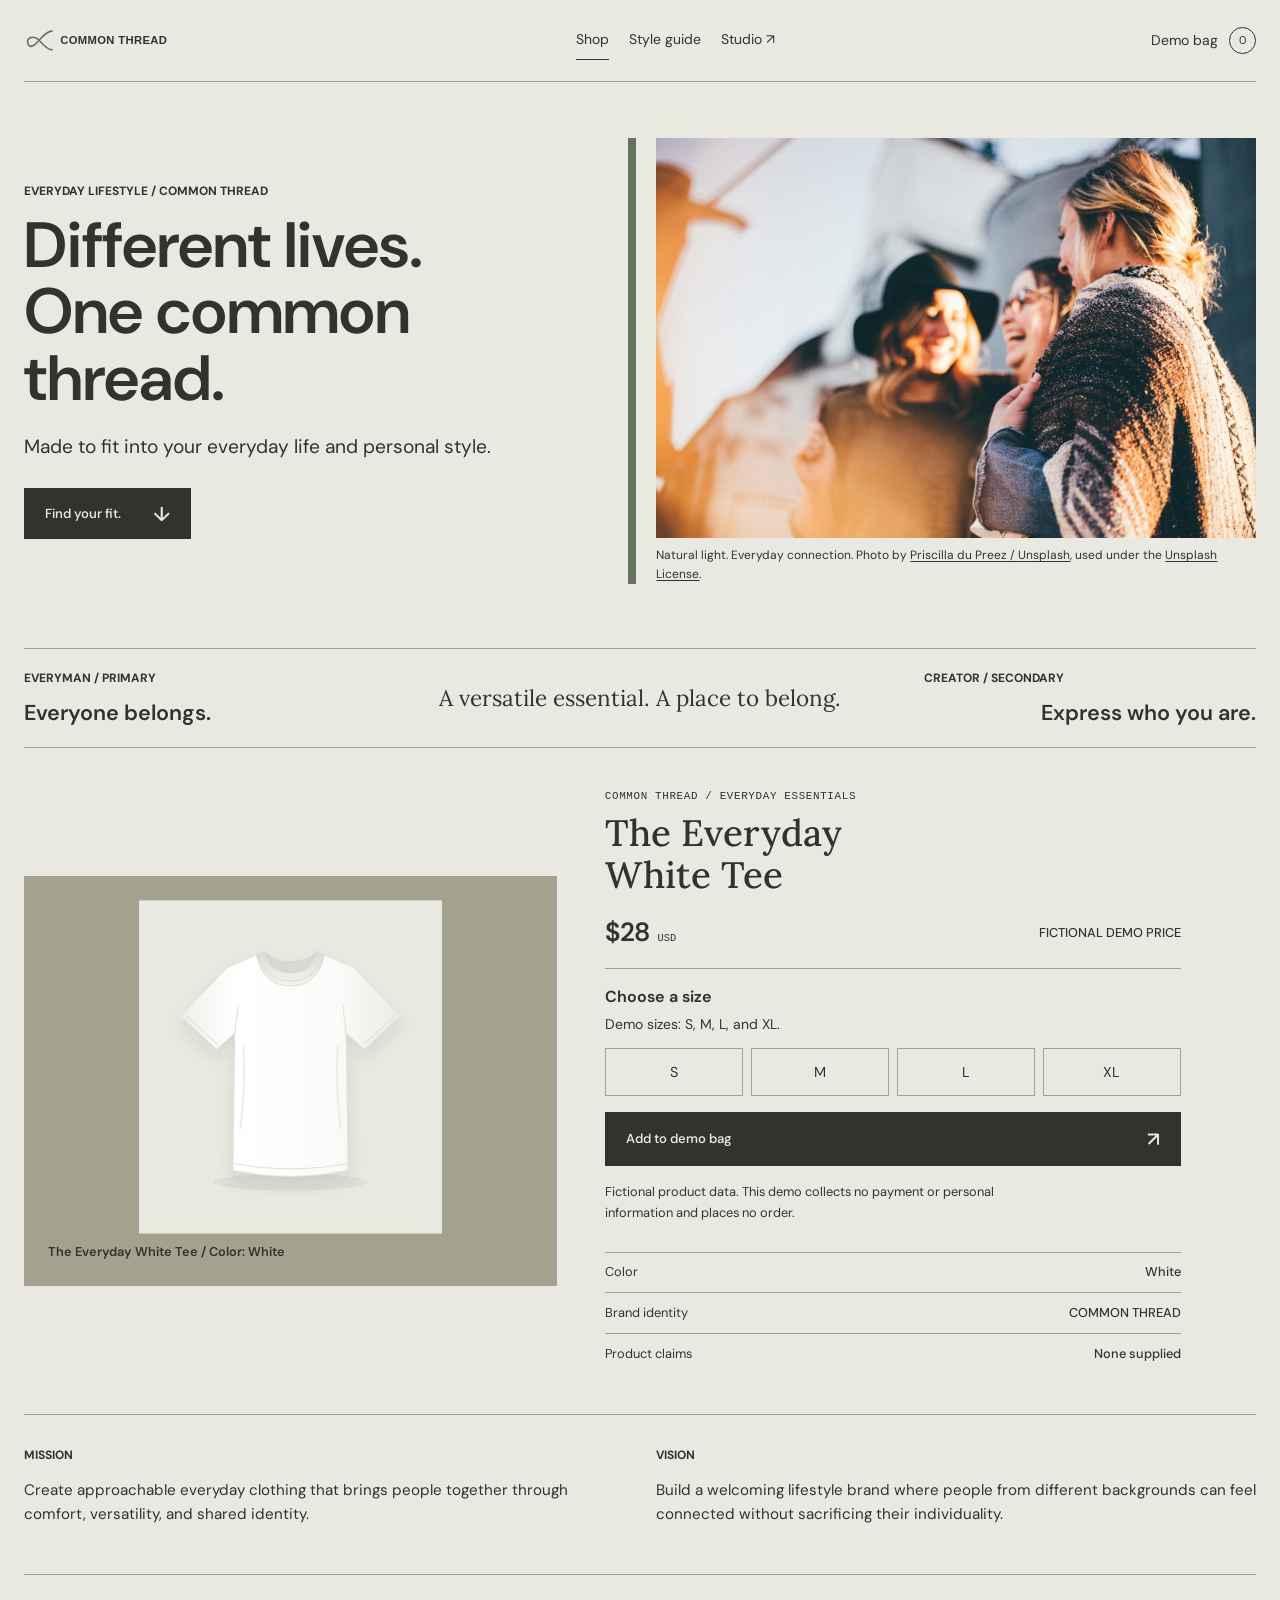
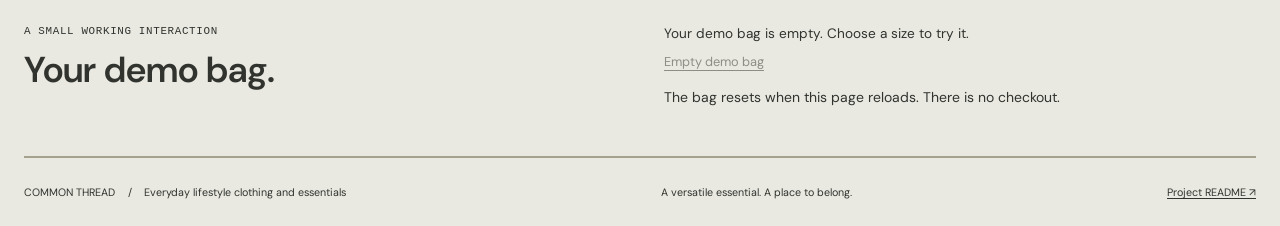
<file: public/index.html>
<!doctype html>
<html lang="en">
  <head>
    <meta charset="utf-8" />
    <meta name="viewport" content="width=device-width, initial-scale=1" />
    <meta
      name="description"
      content="COMMON THREAD makes approachable everyday clothing centered on comfort, versatility, and belonging. Fictional demo product."
    />
    <title>COMMON THREAD — Everyday essentials</title>
    <link rel="icon" href="data:," />
    <link rel="preconnect" href="https://fonts.googleapis.com" />
    <link rel="preconnect" href="https://fonts.gstatic.com" crossorigin />
    <link
      href="https://fonts.googleapis.com/css2?family=DM+Sans:wght@400;500;600;700&family=Lora:ital,wght@0,500;1,500&display=swap"
      rel="stylesheet"
    />
    <link rel="stylesheet" href="styles.css" />
    <script src="shop.js" defer></script>
  </head>
  <body class="storefront">
    <a class="skip-link" href="#main">Skip to content</a>
    <header class="site-header wrap">
      <a
        class="brand-link"
        href="index.html"
        aria-label="COMMON THREAD storefront home"
        ><img
          class="storefront-logo"
          src="assets/wordmark.svg"
          alt=""
          width="176"
          height="31"
      /></a>
      <nav class="main-nav" aria-label="Main navigation">
        <a class="nav-link" href="index.html" aria-current="page">Shop</a>
        <a class="nav-link" href="styleguide.html">Style guide</a>
        <a class="nav-link" href="studio.html"
          >Studio <span aria-hidden="true">↗</span></a
        >
      </nav>
      <a class="bag-link" href="#demo-bag" aria-label="View demo bag"
        >Demo bag <span id="bag-count" class="bag-count">0</span></a
      >
    </header>

    <main id="main">
      <section class="brand-hero wrap" aria-labelledby="hero-title">
        <div class="brand-hero-copy">
          <p class="eyebrow">EVERYDAY LIFESTYLE / COMMON THREAD</p>
          <h1 id="hero-title">Different lives. One common thread.</h1>
          <p class="brand-hero-support">
            Made to fit into your everyday life and personal style.
          </p>
          <a class="button button-primary brand-cta" href="#size-selector">
            Find your fit. <span aria-hidden="true">↓</span>
          </a>
        </div>
        <figure class="brand-hero-visual">
          <img
            class="brand-lifestyle-image"
            src="explorations/assets/lifestyle-priscilla-du-preez.jpg"
            alt="People laughing and talking together outside during daytime."
            width="1600"
            height="1067"
            fetchpriority="high"
          />
          <figcaption class="brand-photo-credit">
            Natural light. Everyday connection. Photo by
            <a
              href="https://unsplash.com/photos/people-laughing-and-talking-outside-during-daytime-nF8xhLMmg0c"
              >Priscilla du Preez / Unsplash</a
            >, used under the
            <a href="https://unsplash.com/license">Unsplash License</a>.
          </figcaption>
        </figure>
      </section>

      <section class="brand-values wrap" aria-label="COMMON THREAD messages">
        <div class="brand-value">
          <p class="eyebrow">EVERYMAN / PRIMARY</p>
          <h2>Everyone belongs.</h2>
        </div>
        <p class="brand-tagline">A versatile essential. A place to belong.</p>
        <div class="brand-value brand-value-creator">
          <p class="eyebrow">CREATOR / SECONDARY</p>
          <h2>Express who you are.</h2>
        </div>
      </section>

      <section class="product-section wrap" aria-labelledby="product-title">
        <figure class="product-visual">
          <img
            class="shirt-image"
            src="assets/white-shirt.svg"
            alt="Plain white short-sleeved T-shirt"
            width="800"
            height="880"
            fetchpriority="high"
          />
          <figcaption>The Everyday White Tee / Color: White</figcaption>
        </figure>
        <div class="product-information">
          <p class="eyebrow">COMMON THREAD / EVERYDAY ESSENTIALS</p>
          <h2 id="product-title">The Everyday White Tee</h2>
          <div class="price-row">
            <p class="price">$28 <span>USD</span></p>
            <span class="micro-label">Fictional demo price</span>
          </div>
          <form id="product-form" class="product-form" novalidate>
            <fieldset
              id="size-selector"
              aria-describedby="size-help size-error"
            >
              <legend>Choose a size</legend>
              <p id="size-help" class="field-help">
                Demo sizes: S, M, L, and XL.
              </p>
              <div class="size-options">
                <label class="size-option"
                  ><input type="radio" name="size" value="S" /><span
                    >S</span
                  ></label
                >
                <label class="size-option"
                  ><input type="radio" name="size" value="M" /><span
                    >M</span
                  ></label
                >
                <label class="size-option"
                  ><input type="radio" name="size" value="L" /><span
                    >L</span
                  ></label
                >
                <label class="size-option"
                  ><input type="radio" name="size" value="XL" /><span
                    >XL</span
                  ></label
                >
              </div>
              <p id="size-error" class="field-error" role="alert" hidden>
                Choose a size before adding the shirt to your demo bag.
              </p>
            </fieldset>
            <button class="button button-primary add-button" type="submit">
              Add to demo bag <span aria-hidden="true">↗</span>
            </button>
          </form>
          <p class="demo-disclaimer">
            Fictional product data. This demo collects no payment or personal
            information and places no order.
          </p>
          <dl class="product-facts">
            <div>
              <dt>Color</dt>
              <dd>White</dd>
            </div>
            <div>
              <dt>Brand identity</dt>
              <dd>COMMON THREAD</dd>
            </div>
            <div>
              <dt>Product claims</dt>
              <dd>None supplied</dd>
            </div>
          </dl>
        </div>
      </section>

      <section
        class="brand-purpose wrap"
        aria-label="COMMON THREAD mission and vision"
      >
        <div>
          <p class="eyebrow">MISSION</p>
          <p>
            Create approachable everyday clothing that brings people together
            through comfort, versatility, and shared identity.
          </p>
        </div>
        <div>
          <p class="eyebrow">VISION</p>
          <p>
            Build a welcoming lifestyle brand where people from different
            backgrounds can feel connected without sacrificing their
            individuality.
          </p>
        </div>
      </section>

      <section
        id="demo-bag"
        class="bag-section wrap"
        aria-labelledby="bag-title"
      >
        <div>
          <p class="eyebrow">A small working interaction</p>
          <h2 id="bag-title">Your demo bag.</h2>
        </div>
        <div class="bag-details">
          <p
            id="bag-status"
            class="bag-message"
            role="status"
            aria-live="polite"
            aria-atomic="true"
          >
            Your demo bag is empty. Choose a size to try it.
          </p>
          <ul id="bag-items" class="bag-items"></ul>
          <button id="clear-bag" class="text-button" type="button" disabled>
            Empty demo bag
          </button>
          <p class="field-help">
            The bag resets when this page reloads. There is no checkout.
          </p>
        </div>
      </section>
    </main>

    <footer class="site-footer wrap">
      <p>
        COMMON THREAD <span class="footer-separator"> / </span> Everyday
        lifestyle clothing and essentials
      </p>
      <p class="footer-tagline">A versatile essential. A place to belong.</p>
      <a href="https://github.com/kaw393939/is117-brand-studio#readme"
        >Project README <span aria-hidden="true">↗</span></a
      >
    </footer>
  </body>
</html>
</file>
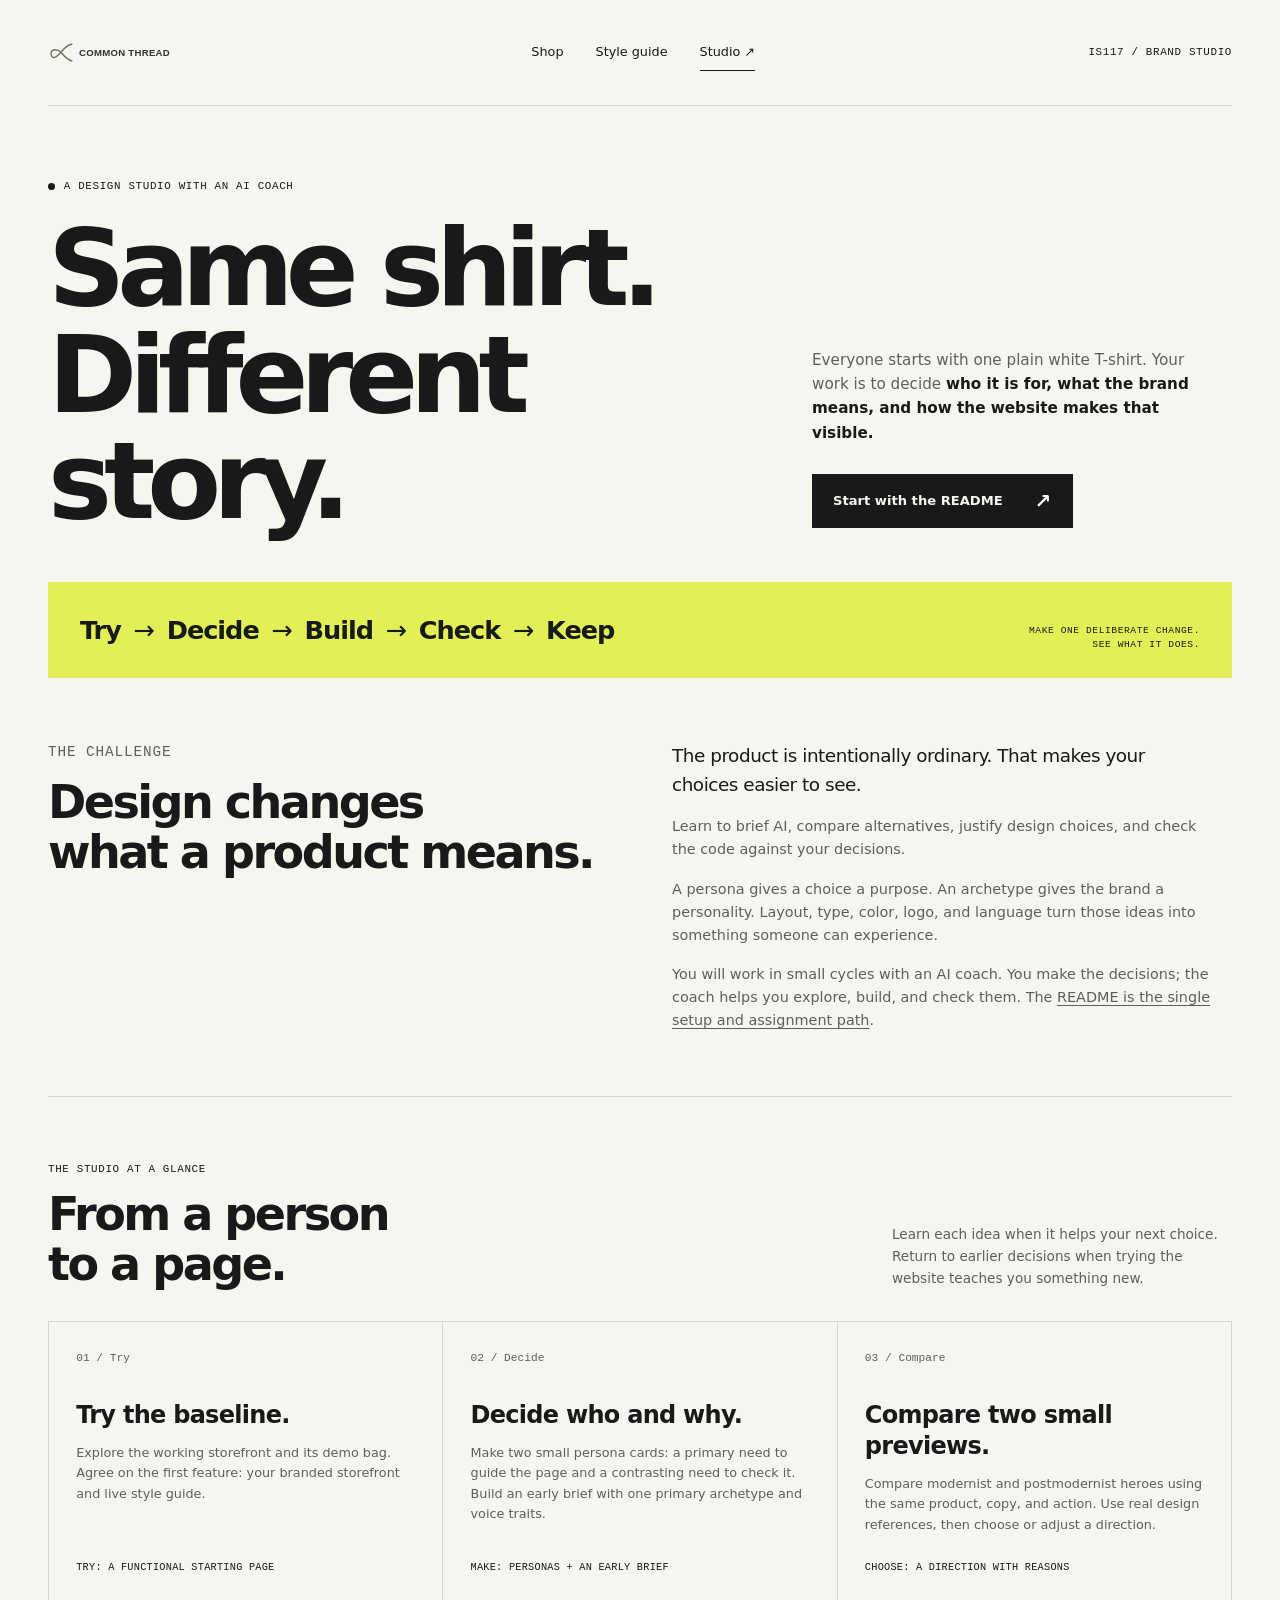
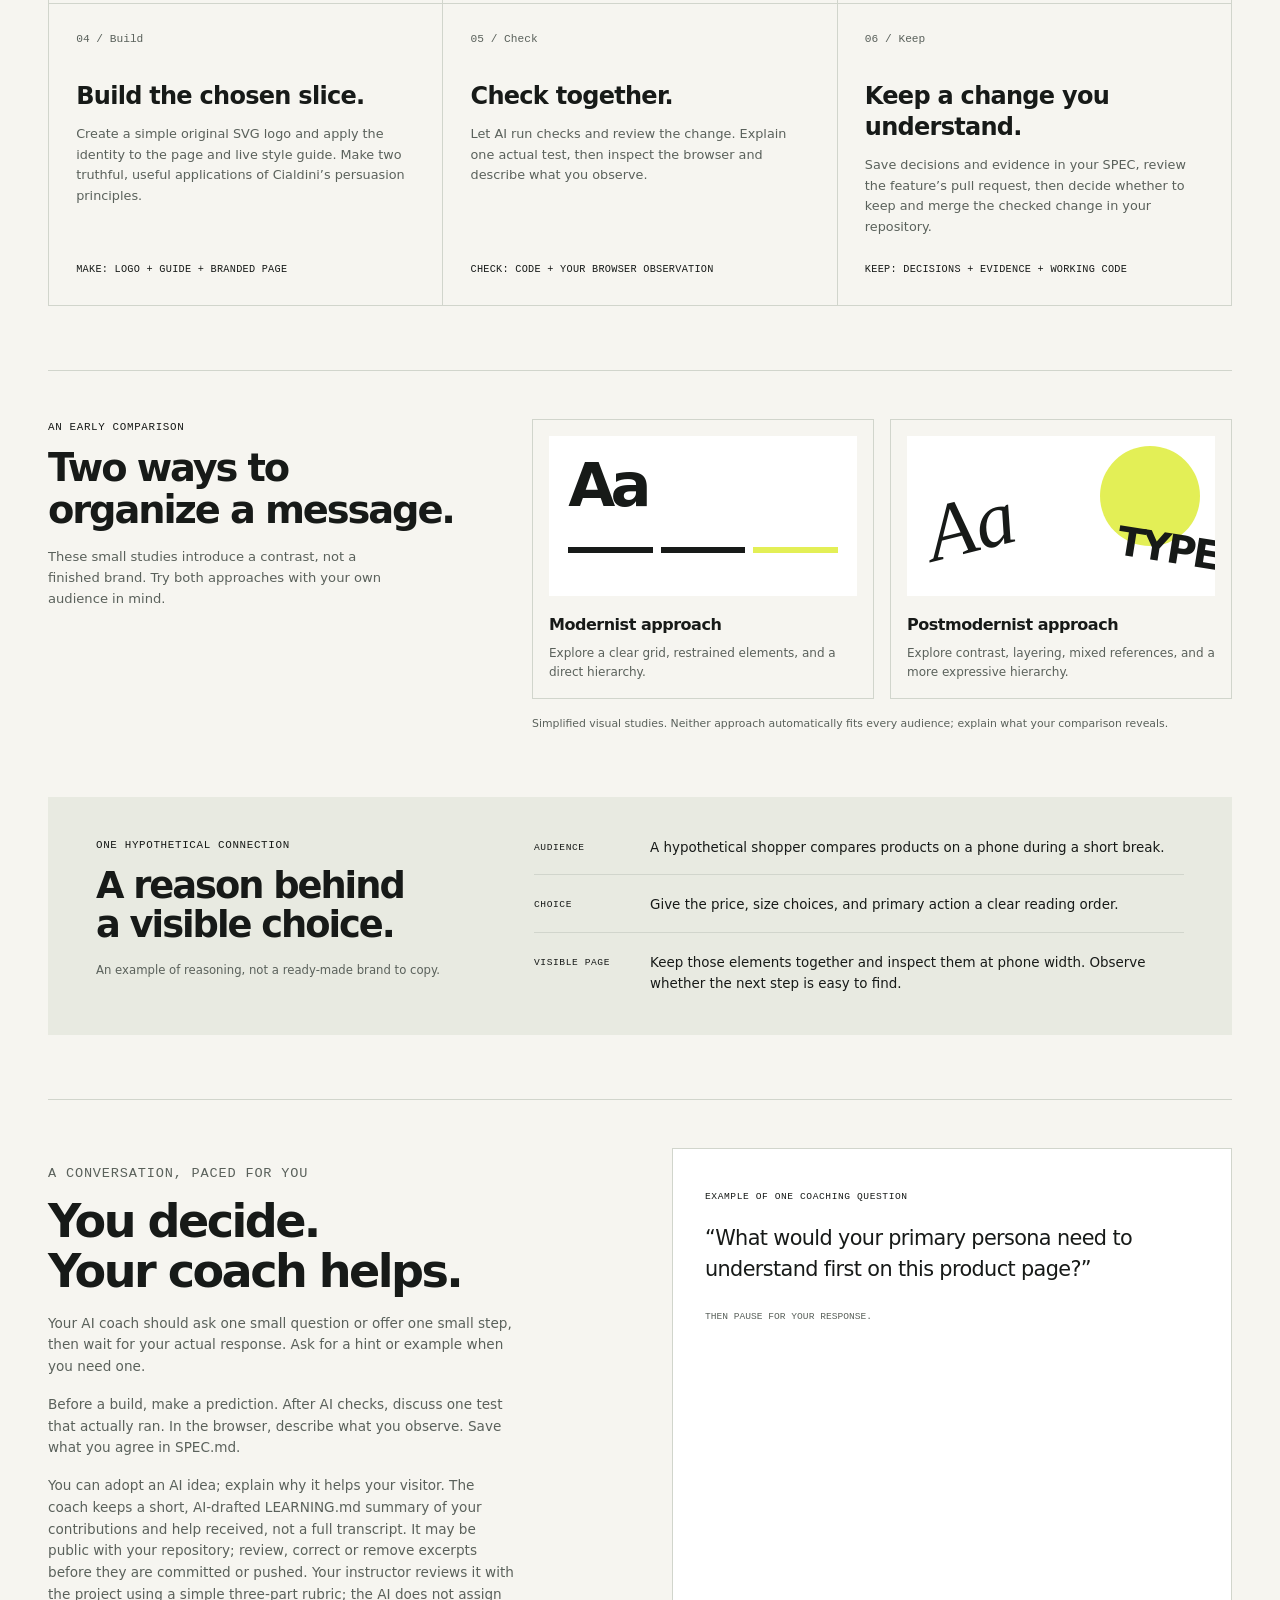
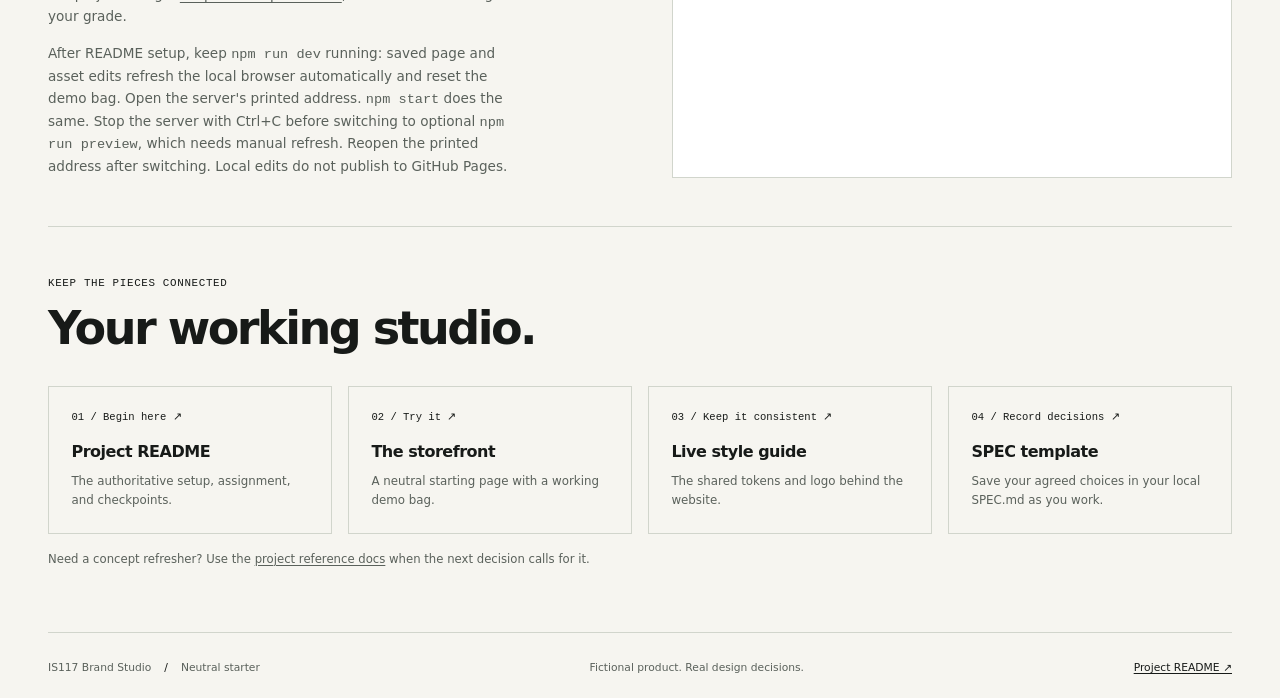
<file: public/studio.html>
<!doctype html>
<html lang="en">
  <head>
    <meta charset="utf-8" />
    <meta name="viewport" content="width=device-width, initial-scale=1" />
    <meta
      name="description"
      content="IS117 Brand Studio: turn one plain white T-shirt into a deliberate brand and website, with an AI coach and decisions you can explain."
    />
    <title>Same shirt. Different story. — IS117 Brand Studio</title>
    <link rel="icon" href="data:," />
    <link rel="stylesheet" href="styles.css" />
    <link rel="stylesheet" href="studio.css" />
  </head>
  <body>
    <a class="skip-link" href="#main">Skip to content</a>
    <header class="site-header wrap">
      <a
        class="brand-link"
        href="index.html"
        aria-label="Your Brand storefront home"
        ><img
          class="wordmark"
          src="assets/wordmark.svg"
          alt="Neutral starter wordmark"
          width="175"
          height="26"
      /></a>
      <nav class="main-nav" aria-label="Main navigation">
        <a class="nav-link" href="index.html">Shop</a
        ><a class="nav-link" href="styleguide.html">Style guide</a
        ><a class="nav-link" href="studio.html" aria-current="page"
          >Studio <span aria-hidden="true">↗</span></a
        >
      </nav>
      <span class="micro-label">IS117 / Brand Studio</span>
    </header>
    <main id="main">
      <section
        class="page-hero studio-hero wrap"
        aria-labelledby="studio-title"
      >
        <p class="eyebrow">
          <span class="status-dot" aria-hidden="true"></span> A design studio
          with an AI coach
        </p>
        <h1 id="studio-title">Same shirt.<br />Different story.</h1>
        <div class="hero-summary">
          <p>
            Everyone starts with one plain white T-shirt. Your work is to decide
            <strong
              >who it is for, what the brand means, and how the website makes
              that visible.</strong
            >
          </p>
          <a
            class="button button-primary"
            href="https://github.com/kaw393939/is117-brand-studio#readme"
            >Start with the README <span aria-hidden="true">↗</span></a
          >
        </div>
      </section>
      <div class="studio-ribbon wrap">
        <p class="cycle">
          Try <span aria-hidden="true">→</span> Decide
          <span aria-hidden="true">→</span> Build
          <span aria-hidden="true">→</span> Check
          <span aria-hidden="true">→</span> Keep
        </p>
        <p class="micro-label">
          Make one deliberate change.<br />See what it does.
        </p>
      </div>

      <section class="studio-intro wrap" aria-labelledby="why-title">
        <div>
          <p class="eyebrow">The challenge</p>
          <h2 id="why-title">Design changes<br />what a product means.</h2>
        </div>
        <div>
          <p class="lead">
            The product is intentionally ordinary. That makes your choices
            easier to see.
          </p>
          <p>
            Learn to brief AI, compare alternatives, justify design choices, and
            check the code against your decisions.
          </p>
          <p>
            A persona gives a choice a purpose. An archetype gives the brand a
            personality. Layout, type, color, logo, and language turn those
            ideas into something someone can experience.
          </p>
          <p>
            You will work in small cycles with an AI coach. You make the
            decisions; the coach helps you explore, build, and check them. The
            <a href="https://github.com/kaw393939/is117-brand-studio#readme"
              >README is the single setup and assignment path</a
            >.
          </p>
        </div>
      </section>

      <section class="path-section wrap" aria-labelledby="path-title">
        <div class="path-intro">
          <div>
            <p class="eyebrow">The studio at a glance</p>
            <h2 id="path-title">From a person<br />to a page.</h2>
          </div>
          <p>
            Learn each idea when it helps your next choice. Return to earlier
            decisions when trying the website teaches you something new.
          </p>
        </div>
        <ol class="studio-path">
          <li>
            <span class="stage-number">01 / Try</span>
            <h3>Try the baseline.</h3>
            <p>
              Explore the working storefront and its demo bag. Agree on the
              first feature: your branded storefront and live style guide.
            </p>
            <p class="stage-output">Try: a functional starting page</p>
          </li>
          <li>
            <span class="stage-number">02 / Decide</span>
            <h3>Decide who and why.</h3>
            <p>
              Make two small persona cards: a primary need to guide the page and
              a contrasting need to check it. Build an early brief with one
              primary archetype and voice traits.
            </p>
            <p class="stage-output">Make: personas + an early brief</p>
          </li>
          <li>
            <span class="stage-number">03 / Compare</span>
            <h3>Compare two small previews.</h3>
            <p>
              Compare modernist and postmodernist heroes using the same product,
              copy, and action. Use real design references, then choose or
              adjust a direction.
            </p>
            <p class="stage-output">Choose: a direction with reasons</p>
          </li>
          <li>
            <span class="stage-number">04 / Build</span>
            <h3>Build the chosen slice.</h3>
            <p>
              Create a simple original SVG logo and apply the identity to the
              page and live style guide. Make two truthful, useful applications
              of Cialdini’s persuasion principles.
            </p>
            <p class="stage-output">Make: logo + guide + branded page</p>
          </li>
          <li>
            <span class="stage-number">05 / Check</span>
            <h3>Check together.</h3>
            <p>
              Let AI run checks and review the change. Explain one actual test,
              then inspect the browser and describe what you observe.
            </p>
            <p class="stage-output">Check: code + your browser observation</p>
          </li>
          <li>
            <span class="stage-number">06 / Keep</span>
            <h3>Keep a change you understand.</h3>
            <p>
              Save decisions and evidence in your SPEC, review the feature’s
              pull request, then decide whether to keep and merge the checked
              change in your repository.
            </p>
            <p class="stage-output">
              Keep: decisions + evidence + working code
            </p>
          </li>
        </ol>
      </section>

      <section
        class="comparison-section wrap"
        aria-labelledby="comparison-title"
      >
        <div>
          <p class="eyebrow">An early comparison</p>
          <h2 id="comparison-title">Two ways to<br />organize a message.</h2>
          <p class="comparison-description">
            These small studies introduce a contrast, not a finished brand. Try
            both approaches with your own audience in mind.
          </p>
        </div>
        <div class="comparison-grid">
          <article class="direction-card">
            <div class="direction-sketch modern-sketch" aria-hidden="true">
              <i></i><i></i><i></i>
            </div>
            <h3>Modernist approach</h3>
            <p>
              Explore a clear grid, restrained elements, and a direct hierarchy.
            </p>
          </article>
          <article class="direction-card">
            <div class="direction-sketch postmodern-sketch" aria-hidden="true">
              <i></i>
            </div>
            <h3>Postmodernist approach</h3>
            <p>
              Explore contrast, layering, mixed references, and a more
              expressive hierarchy.
            </p>
          </article>
          <p class="comparison-caption">
            Simplified visual studies. Neither approach automatically fits every
            audience; explain what your comparison reveals.
          </p>
        </div>
      </section>

      <section class="example-section wrap" aria-labelledby="example-title">
        <div>
          <p class="eyebrow">One hypothetical connection</p>
          <h2 id="example-title">A reason behind<br />a visible choice.</h2>
          <p class="guide-note">
            An example of reasoning, not a ready-made brand to copy.
          </p>
        </div>
        <div class="example-chain">
          <div class="example-step">
            <span class="micro-label">Audience</span>
            <p>
              A hypothetical shopper compares products on a phone during a short
              break.
            </p>
          </div>
          <div class="example-step">
            <span class="micro-label">Choice</span>
            <p>
              Give the price, size choices, and primary action a clear reading
              order.
            </p>
          </div>
          <div class="example-step">
            <span class="micro-label">Visible page</span>
            <p>
              Keep those elements together and inspect them at phone width.
              Observe whether the next step is easy to find.
            </p>
          </div>
        </div>
      </section>

      <section class="coach-section wrap" aria-labelledby="coach-title">
        <div>
          <p class="eyebrow">A conversation, paced for you</p>
          <h2 id="coach-title">You decide.<br />Your coach helps.</h2>
          <p>
            Your AI coach should ask one small question or offer one small step,
            then wait for your actual response. Ask for a hint or example when
            you need one.
          </p>
          <p>
            Before a build, make a prediction. After AI checks, discuss one test
            that actually ran. In the browser, describe what you observe. Save
            what you agree in SPEC.md.
          </p>
          <p>
            You can adopt an AI idea; explain why it helps your visitor. The
            coach keeps a short, AI-drafted LEARNING.md summary of your
            contributions and help received, not a full transcript. It may be
            public with your repository; review, correct or remove excerpts
            before they are committed or pushed. Your instructor reviews it with
            the project using a
            <a
              href="https://github.com/kaw393939/is117-brand-studio/blob/main/docs/assessment.md"
              >simple three-part rubric</a
            >; the AI does not assign your grade.
          </p>
          <p>
            After README setup, keep <code>npm run dev</code> running: saved
            page and asset edits refresh the local browser automatically and
            reset the demo bag. Open the server's printed address.
            <code>npm start</code> does the same. Stop the server with Ctrl+C
            before switching to optional <code>npm run preview</code>, which
            needs manual refresh. Reopen the printed address after switching.
            Local edits do not publish to GitHub Pages.
          </p>
        </div>
        <blockquote class="coach-quote">
          <span class="micro-label">Example of one coaching question</span>
          <p>
            “What would your primary persona need to understand first on this
            product page?”
          </p>
          <footer>Then pause for your response.</footer>
        </blockquote>
      </section>

      <section class="resource-section wrap" aria-labelledby="resources-title">
        <p class="eyebrow">Keep the pieces connected</p>
        <h2 id="resources-title">Your working studio.</h2>
        <div class="resource-grid">
          <a
            class="resource-card"
            href="https://github.com/kaw393939/is117-brand-studio#readme"
            ><span>01 / Begin here ↗</span>
            <h3>Project README</h3>
            <p>The authoritative setup, assignment, and checkpoints.</p></a
          >
          <a class="resource-card" href="index.html"
            ><span>02 / Try it ↗</span>
            <h3>The storefront</h3>
            <p>A neutral starting page with a working demo bag.</p></a
          >
          <a class="resource-card" href="styleguide.html"
            ><span>03 / Keep it consistent ↗</span>
            <h3>Live style guide</h3>
            <p>The shared tokens and logo behind the website.</p></a
          >
          <a
            class="resource-card"
            href="https://github.com/kaw393939/is117-brand-studio/blob/main/SPEC.md"
            ><span>04 / Record decisions ↗</span>
            <h3>SPEC template</h3>
            <p>
              Save your agreed choices in your local SPEC.md as you work.
            </p></a
          >
        </div>
        <p class="guide-note">
          Need a concept refresher? Use the
          <a
            href="https://github.com/kaw393939/is117-brand-studio/tree/main/docs"
            >project reference docs</a
          >
          when the next decision calls for it.
        </p>
      </section>
    </main>
    <footer class="site-footer wrap">
      <p>
        IS117 Brand Studio <span class="footer-separator"> / </span> Neutral
        starter
      </p>
      <p class="footer-tagline">Fictional product. Real design decisions.</p>
      <a href="https://github.com/kaw393939/is117-brand-studio#readme"
        >Project README <span aria-hidden="true">↗</span></a
      >
    </footer>
  </body>
</html>
</file>
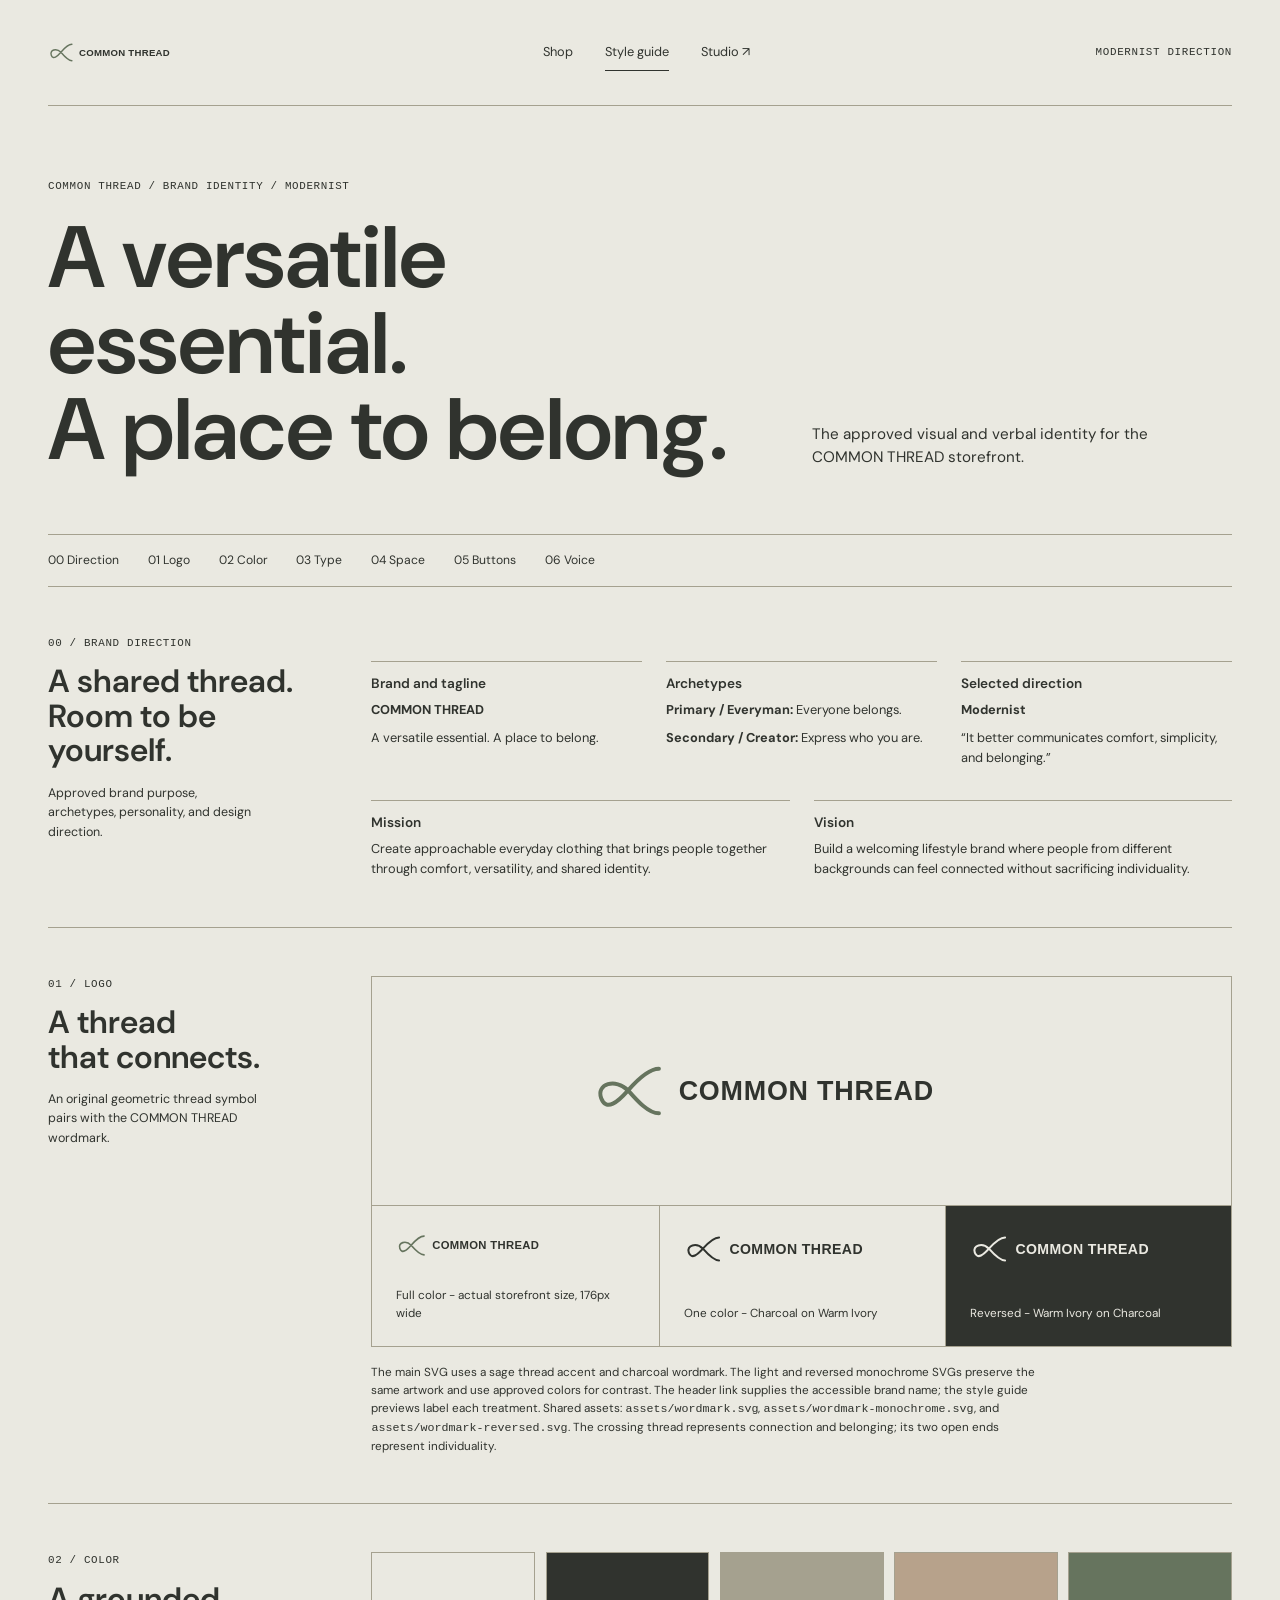
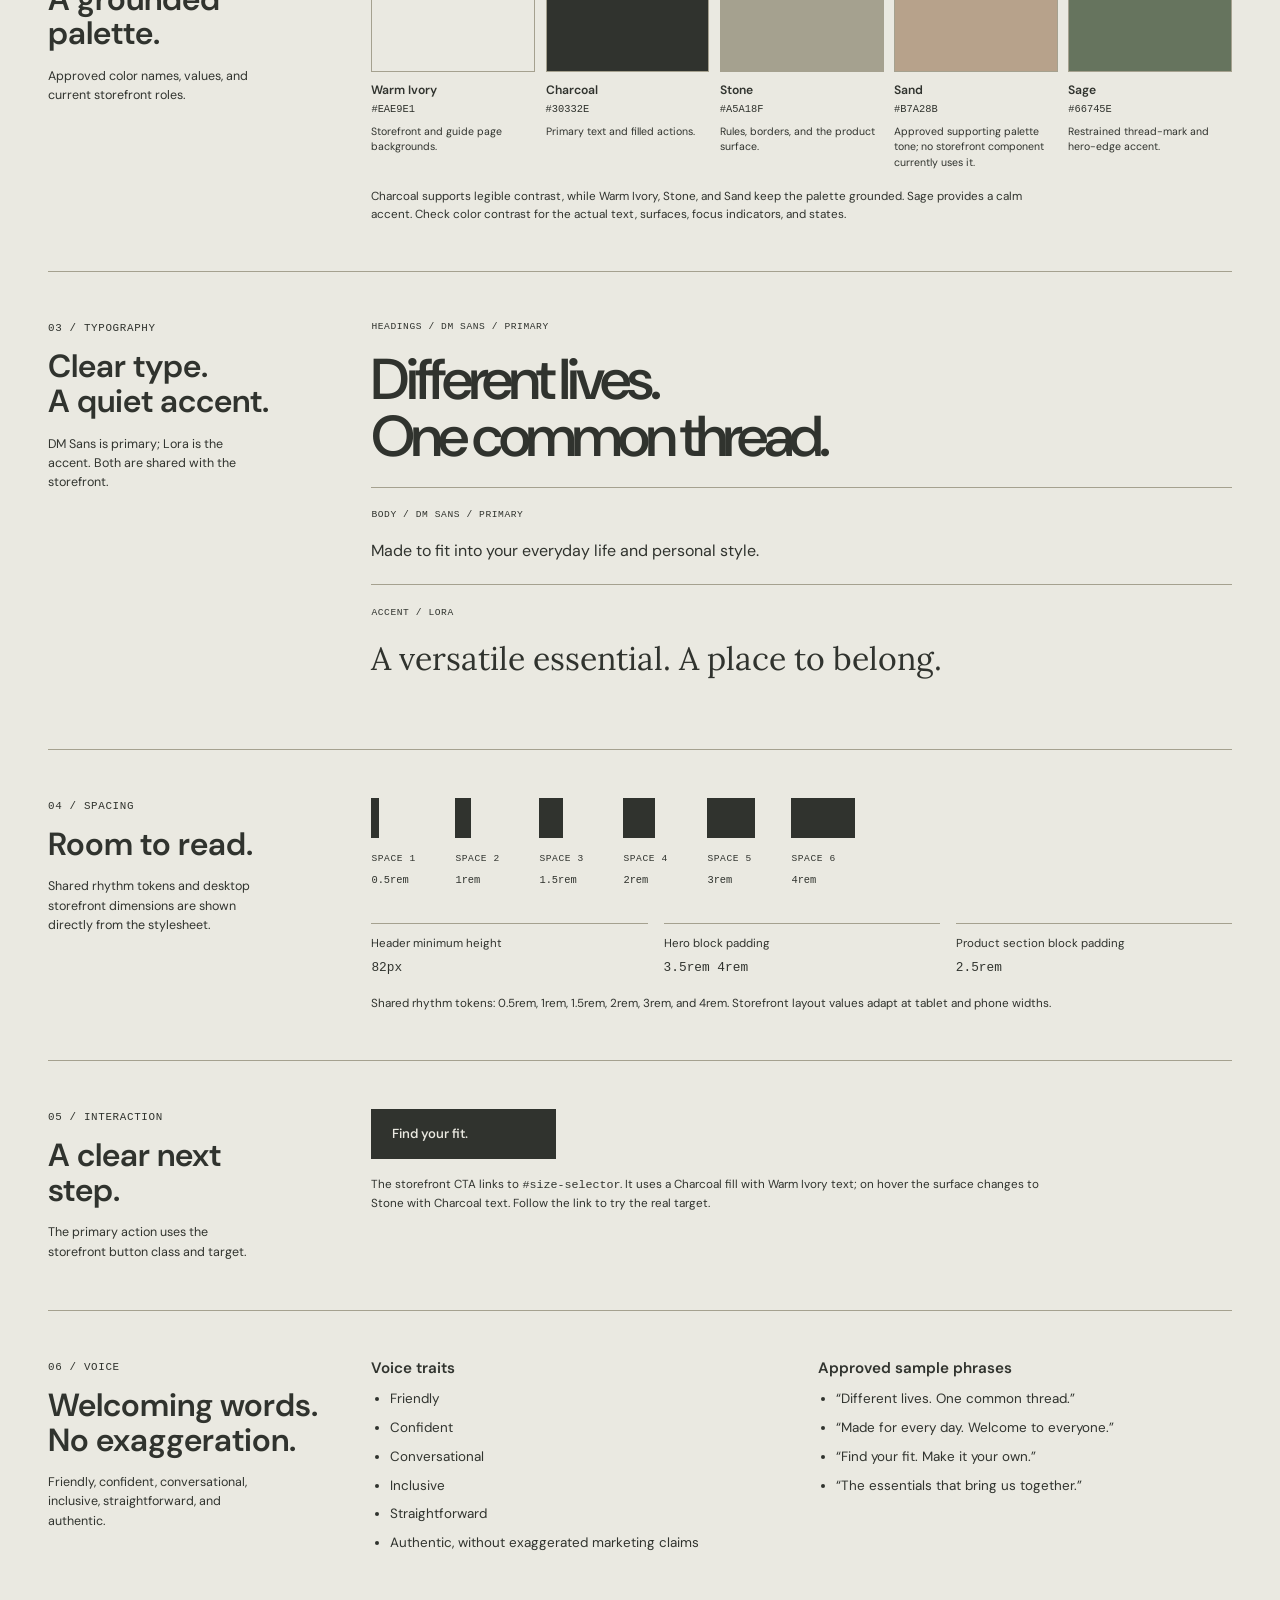
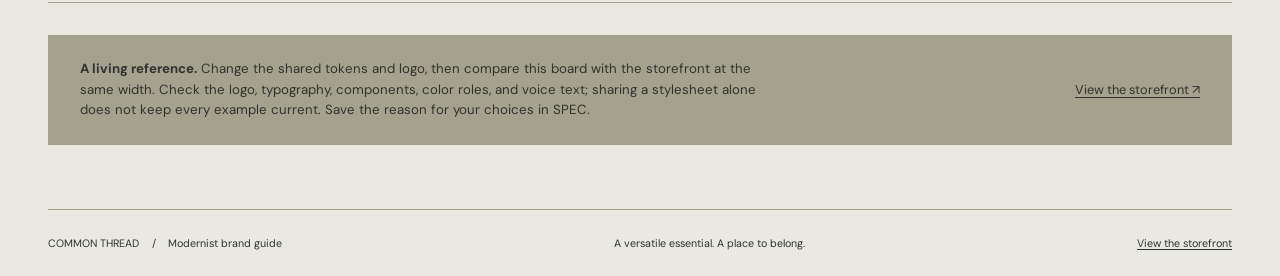
<file: public/styleguide.html>
<!doctype html>
<html lang="en">
  <head>
    <meta charset="utf-8" />
    <meta name="viewport" content="width=device-width, initial-scale=1" />
    <meta
      name="description"
      content="The live COMMON THREAD identity guide for the Modernist storefront."
    />
    <title>COMMON THREAD | Brand guide</title>
    <link rel="icon" href="data:," />
    <link rel="preconnect" href="https://fonts.googleapis.com" />
    <link rel="preconnect" href="https://fonts.gstatic.com" crossorigin />
    <link
      href="https://fonts.googleapis.com/css2?family=DM+Sans:wght@400;500;600;700&family=Lora:ital,wght@0,500;1,500&display=swap"
      rel="stylesheet"
    />
    <link rel="stylesheet" href="styles.css" />
    <script src="styleguide.js" defer></script>
  </head>
  <body class="styleguide">
    <a class="skip-link" href="#main">Skip to content</a>
    <header class="site-header wrap">
      <a
        class="brand-link"
        href="index.html"
        aria-label="COMMON THREAD storefront home"
        ><img
          class="wordmark"
          src="assets/wordmark.svg"
          alt=""
          width="150"
          height="26"
      /></a>
      <nav class="main-nav" aria-label="Main navigation">
        <a class="nav-link" href="index.html">Shop</a
        ><a class="nav-link" href="styleguide.html" aria-current="page"
          >Style guide</a
        ><a class="nav-link" href="studio.html"
          >Studio <span aria-hidden="true">↗</span></a
        >
      </nav>
      <span class="micro-label">Modernist direction</span>
    </header>
    <main id="main">
      <section class="page-hero wrap" aria-labelledby="guide-title">
        <p class="eyebrow">COMMON THREAD / BRAND IDENTITY / MODERNIST</p>
        <h1 id="guide-title">A versatile essential.<br />A place to belong.</h1>
        <p class="hero-summary">
          The approved visual and verbal identity for the COMMON THREAD
          storefront.
        </p>
      </section>
      <nav class="page-subnav wrap" aria-label="Style guide sections">
        <a class="section-link" href="#direction">00 Direction</a
        ><a class="section-link" href="#logo">01 Logo</a
        ><a class="section-link" href="#palette">02 Color</a
        ><a class="section-link" href="#type">03 Type</a
        ><a class="section-link" href="#spacing">04 Space</a
        ><a class="section-link" href="#buttons">05 Buttons</a
        ><a class="section-link" href="#voice">06 Voice</a>
      </nav>

      <section
        id="direction"
        class="guide-section wrap"
        aria-labelledby="direction-title"
      >
        <div class="section-heading">
          <span class="section-number">00 / Brand direction</span>
          <h2 id="direction-title">
            A shared thread.<br />Room to be yourself.
          </h2>
          <p>
            Approved brand purpose, archetypes, personality, and design
            direction.
          </p>
        </div>
        <div class="guide-content">
          <div class="decision-grid">
            <div>
              <h3>Brand and tagline</h3>
              <p><strong>COMMON THREAD</strong></p>
              <p>A versatile essential. A place to belong.</p>
            </div>
            <div>
              <h3>Archetypes</h3>
              <p><strong>Primary / Everyman:</strong> Everyone belongs.</p>
              <p><strong>Secondary / Creator:</strong> Express who you are.</p>
            </div>
            <div>
              <h3>Selected direction</h3>
              <p><strong>Modernist</strong></p>
              <p>
                “It better communicates comfort, simplicity, and belonging.”
              </p>
            </div>
          </div>
          <div class="purpose-grid">
            <article class="purpose-card">
              <h3>Mission</h3>
              <p>
                Create approachable everyday clothing that brings people
                together through comfort, versatility, and shared identity.
              </p>
            </article>
            <article class="purpose-card">
              <h3>Vision</h3>
              <p>
                Build a welcoming lifestyle brand where people from different
                backgrounds can feel connected without sacrificing
                individuality.
              </p>
            </article>
          </div>
        </div>
      </section>

      <section
        id="logo"
        class="guide-section wrap"
        aria-labelledby="logo-title"
      >
        <div class="section-heading">
          <span class="section-number">01 / Logo</span>
          <h2 id="logo-title">A thread<br />that connects.</h2>
          <p>
            An original geometric thread symbol pairs with the COMMON THREAD
            wordmark.
          </p>
        </div>
        <div class="guide-content">
          <div class="logo-board">
            <img
              src="assets/wordmark.svg"
              alt="COMMON THREAD logo with a sage thread symbol and charcoal wordmark"
              width="640"
              height="112"
            />
          </div>
          <div class="logo-variants">
            <div class="logo-variant logo-variant-light">
              <img
                class="logo-preview-small"
                src="assets/wordmark.svg"
                alt="COMMON THREAD full-color logo at storefront navigation size"
                width="176"
                height="31"
              />
              <p>Full color - actual storefront size, 176px wide</p>
            </div>
            <div class="logo-variant logo-variant-light">
              <img
                class="logo-preview-mono"
                src="assets/wordmark-monochrome.svg"
                alt="COMMON THREAD one-color logo in charcoal on a warm ivory background"
                width="220"
                height="39"
              />
              <p>One color - Charcoal on Warm Ivory</p>
            </div>
            <div class="logo-variant logo-variant-dark">
              <img
                class="logo-preview-mono"
                src="assets/wordmark-reversed.svg"
                alt="COMMON THREAD one-color logo in warm ivory on a charcoal background"
                width="220"
                height="39"
              />
              <p>Reversed - Warm Ivory on Charcoal</p>
            </div>
          </div>
          <p class="guide-note">
            The main SVG uses a sage thread accent and charcoal wordmark. The
            light and reversed monochrome SVGs preserve the same artwork and use
            approved colors for contrast. The header link supplies the
            accessible brand name; the style guide previews label each
            treatment. Shared assets: <code>assets/wordmark.svg</code>,
            <code>assets/wordmark-monochrome.svg</code>, and
            <code>assets/wordmark-reversed.svg</code>. The crossing thread
            represents connection and belonging; its two open ends represent
            individuality.
          </p>
        </div>
      </section>

      <section
        id="palette"
        class="guide-section wrap"
        aria-labelledby="palette-title"
      >
        <div class="section-heading">
          <span class="section-number">02 / Color</span>
          <h2 id="palette-title">A grounded<br />palette.</h2>
          <p>Approved color names, values, and current storefront roles.</p>
        </div>
        <div class="guide-content">
          <div class="palette-grid">
            <article class="palette-card">
              <div
                class="color-swatch"
                style="--swatch-color: var(--color-warm-ivory)"
              ></div>
              <h3>Warm Ivory</h3>
              <code data-color-token="--color-warm-ivory">#EAE9E1</code>
              <p>Storefront and guide page backgrounds.</p>
            </article>
            <article class="palette-card">
              <div
                class="color-swatch"
                style="--swatch-color: var(--color-charcoal)"
              ></div>
              <h3>Charcoal</h3>
              <code data-color-token="--color-charcoal">#30332E</code>
              <p>Primary text and filled actions.</p>
            </article>
            <article class="palette-card">
              <div
                class="color-swatch"
                style="--swatch-color: var(--color-stone)"
              ></div>
              <h3>Stone</h3>
              <code data-color-token="--color-stone">#A5A18F</code>
              <p>Rules, borders, and the product surface.</p>
            </article>
            <article class="palette-card">
              <div
                class="color-swatch"
                style="--swatch-color: var(--color-sand)"
              ></div>
              <h3>Sand</h3>
              <code data-color-token="--color-sand">#B7A28B</code>
              <p>
                Approved supporting palette tone; no storefront component
                currently uses it.
              </p>
            </article>
            <article class="palette-card">
              <div
                class="color-swatch"
                style="--swatch-color: var(--color-sage)"
              ></div>
              <h3>Sage</h3>
              <code data-color-token="--color-sage">#66745E</code>
              <p>Restrained thread-mark and hero-edge accent.</p>
            </article>
          </div>
          <p class="guide-note">
            Charcoal supports legible contrast, while Warm Ivory, Stone, and
            Sand keep the palette grounded. Sage provides a calm accent. Check
            color contrast for the actual text, surfaces, focus indicators, and
            states.
          </p>
        </div>
      </section>

      <section
        id="type"
        class="guide-section wrap"
        aria-labelledby="type-title"
      >
        <div class="section-heading">
          <span class="section-number">03 / Typography</span>
          <h2 id="type-title">Clear type.<br />A quiet accent.</h2>
          <p>
            DM Sans is primary; Lora is the accent. Both are shared with the
            storefront.
          </p>
        </div>
        <div class="guide-content">
          <div class="type-specimen">
            <span class="type-label">Headings / DM Sans / primary</span>
            <p class="type-display">Different lives.<br />One common thread.</p>
          </div>
          <div class="type-specimen">
            <span class="type-label">Body / DM Sans / primary</span>
            <p class="type-body">
              Made to fit into your everyday life and personal style.
            </p>
          </div>
          <div class="type-specimen">
            <span class="type-label">Accent / Lora</span>
            <p class="type-accent">A versatile essential. A place to belong.</p>
          </div>
        </div>
      </section>

      <section
        id="spacing"
        class="guide-section wrap"
        aria-labelledby="spacing-title"
      >
        <div class="section-heading">
          <span class="section-number">04 / Spacing</span>
          <h2 id="spacing-title">Room to read.</h2>
          <p>
            Shared rhythm tokens and desktop storefront dimensions are shown
            directly from the stylesheet.
          </p>
        </div>
        <div class="guide-content">
          <div class="spacing-grid">
            <div class="spacing-token">
              <div
                class="spacing-bar"
                style="--token-size: var(--space-1)"
              ></div>
              <span class="token-name">Space 1</span
              ><code data-space-token="--space-1">CSS token</code>
            </div>
            <div class="spacing-token">
              <div
                class="spacing-bar"
                style="--token-size: var(--space-2)"
              ></div>
              <span class="token-name">Space 2</span
              ><code data-space-token="--space-2">CSS token</code>
            </div>
            <div class="spacing-token">
              <div
                class="spacing-bar"
                style="--token-size: var(--space-3)"
              ></div>
              <span class="token-name">Space 3</span
              ><code data-space-token="--space-3">CSS token</code>
            </div>
            <div class="spacing-token">
              <div
                class="spacing-bar"
                style="--token-size: var(--space-4)"
              ></div>
              <span class="token-name">Space 4</span
              ><code data-space-token="--space-4">CSS token</code>
            </div>
            <div class="spacing-token">
              <div
                class="spacing-bar"
                style="--token-size: var(--space-5)"
              ></div>
              <span class="token-name">Space 5</span
              ><code data-space-token="--space-5">CSS token</code>
            </div>
            <div class="spacing-token">
              <div
                class="spacing-bar"
                style="--token-size: var(--space-6)"
              ></div>
              <span class="token-name">Space 6</span
              ><code data-space-token="--space-6">CSS token</code>
            </div>
          </div>
          <div class="spacing-details">
            <div class="spacing-detail">
              <span>Header minimum height</span>
              <code data-css-value="--storefront-header-min-height"></code>
            </div>
            <div class="spacing-detail">
              <span>Hero block padding</span>
              <code data-css-value="--storefront-hero-padding-block"></code>
            </div>
            <div class="spacing-detail">
              <span>Product section block padding</span>
              <code data-css-value="--storefront-product-padding-block"></code>
            </div>
          </div>
          <p class="guide-note">
            Shared rhythm tokens: 0.5rem, 1rem, 1.5rem, 2rem, 3rem, and 4rem.
            Storefront layout values adapt at tablet and phone widths.
          </p>
        </div>
      </section>

      <section
        id="buttons"
        class="guide-section wrap"
        aria-labelledby="buttons-title"
      >
        <div class="section-heading">
          <span class="section-number">05 / Interaction</span>
          <h2 id="buttons-title">A clear next<br />step.</h2>
          <p>The primary action uses the storefront button class and target.</p>
        </div>
        <div class="guide-content">
          <div class="button-samples">
            <a
              class="button button-primary brand-cta"
              href="index.html#size-selector"
            >
              Find your fit.
            </a>
          </div>
          <p class="guide-note">
            The storefront CTA links to <code>#size-selector</code>. It uses a
            Charcoal fill with Warm Ivory text; on hover the surface changes to
            Stone with Charcoal text. Follow the link to try the real target.
          </p>
        </div>
      </section>

      <section
        id="voice"
        class="guide-section wrap"
        aria-labelledby="voice-title"
      >
        <div class="section-heading">
          <span class="section-number">06 / Voice</span>
          <h2 id="voice-title">Welcoming words.<br />No exaggeration.</h2>
          <p>
            Friendly, confident, conversational, inclusive, straightforward, and
            authentic.
          </p>
        </div>
        <div class="guide-content">
          <div class="voice-grid">
            <div>
              <h3>Voice traits</h3>
              <ul class="voice-traits">
                <li>Friendly</li>
                <li>Confident</li>
                <li>Conversational</li>
                <li>Inclusive</li>
                <li>Straightforward</li>
                <li>Authentic, without exaggerated marketing claims</li>
              </ul>
            </div>
            <div>
              <h3>Approved sample phrases</h3>
              <ul class="voice-phrases">
                <li>“Different lives. One common thread.”</li>
                <li>“Made for every day. Welcome to everyone.”</li>
                <li>“Find your fit. Make it your own.”</li>
                <li>“The essentials that bring us together.”</li>
              </ul>
            </div>
          </div>
        </div>
      </section>

      <div class="guide-footer-note wrap">
        <p>
          <strong>A living reference.</strong> Change the shared tokens and
          logo, then compare this board with the storefront at the same width.
          Check the logo, typography, components, color roles, and voice text;
          sharing a stylesheet alone does not keep every example current. Save
          the reason for your choices in SPEC.
        </p>
        <a href="index.html"
          >View the storefront <span aria-hidden="true">↗</span></a
        >
      </div>
    </main>
    <footer class="site-footer wrap">
      <p>
        COMMON THREAD <span class="footer-separator"> / </span> Modernist brand
        guide
      </p>
      <p class="footer-tagline">A versatile essential. A place to belong.</p>
      <a href="index.html">View the storefront</a>
    </footer>
  </body>
</html>
</file>
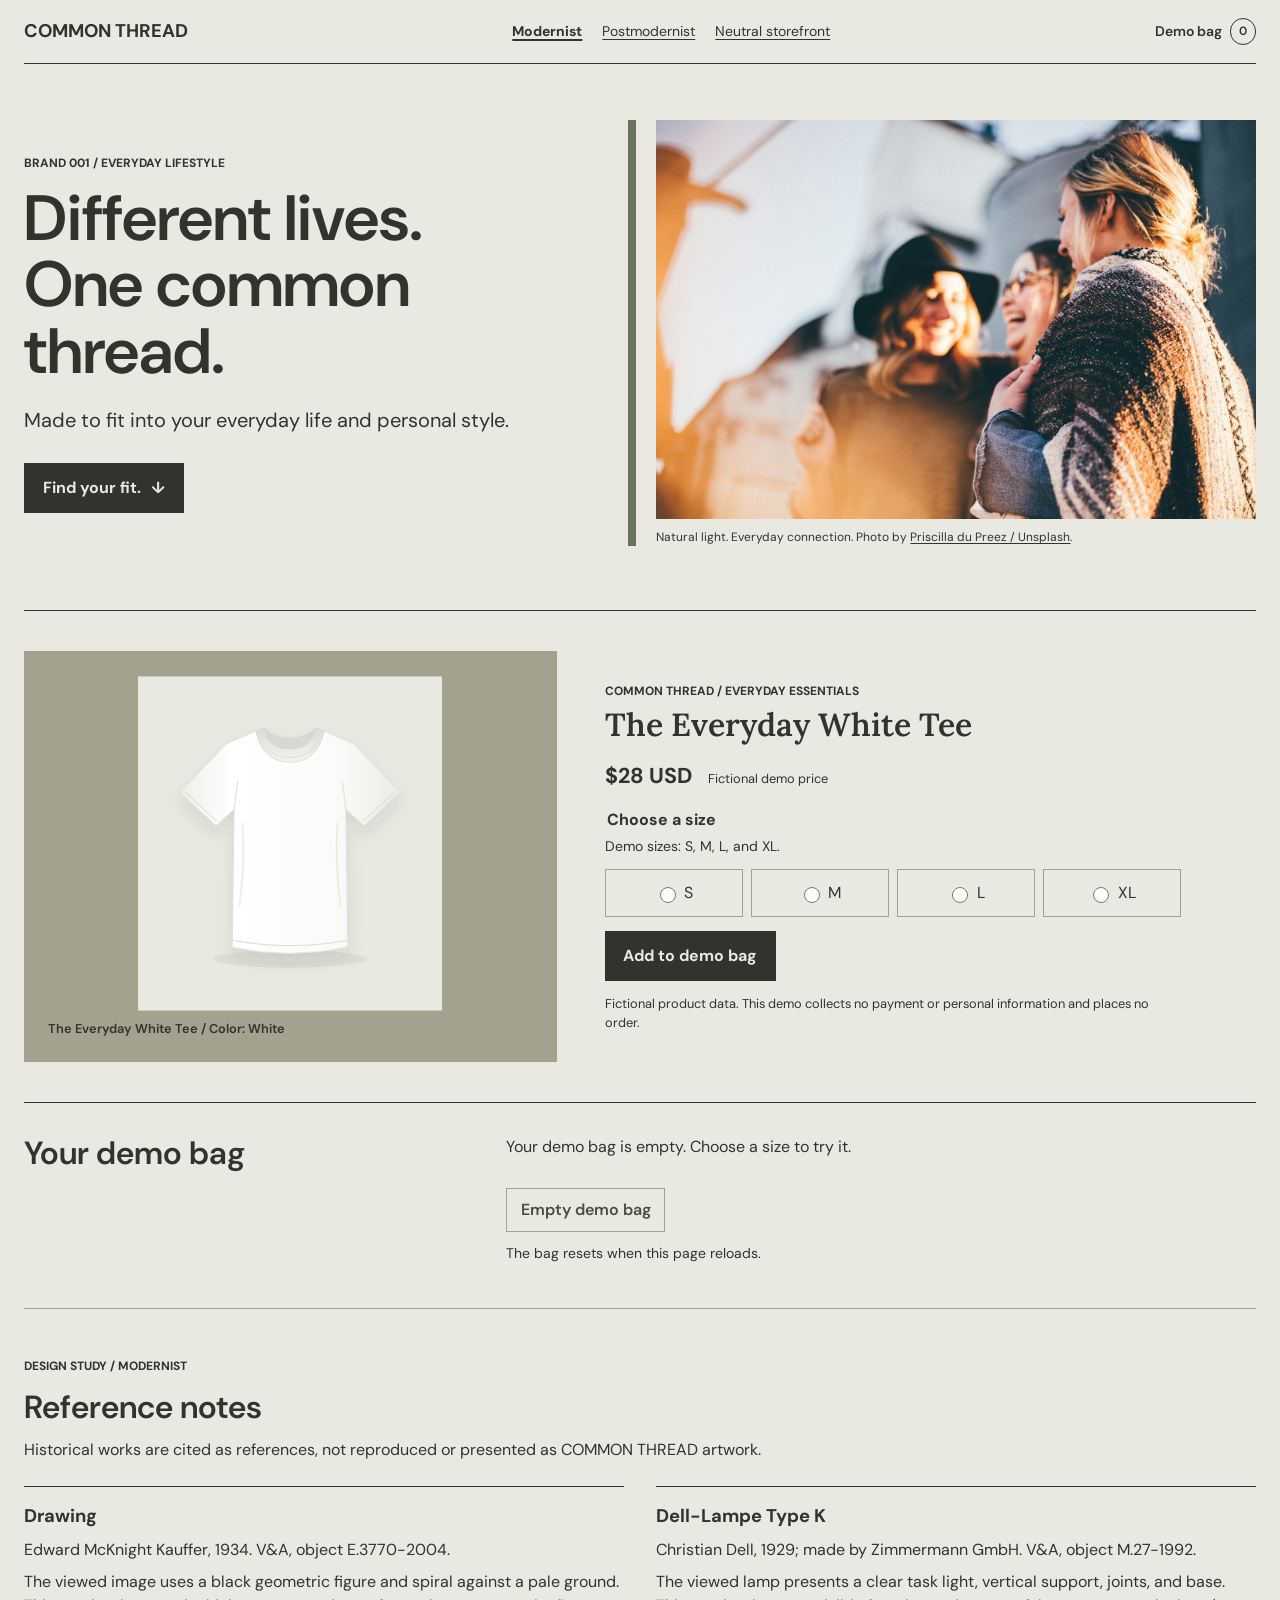
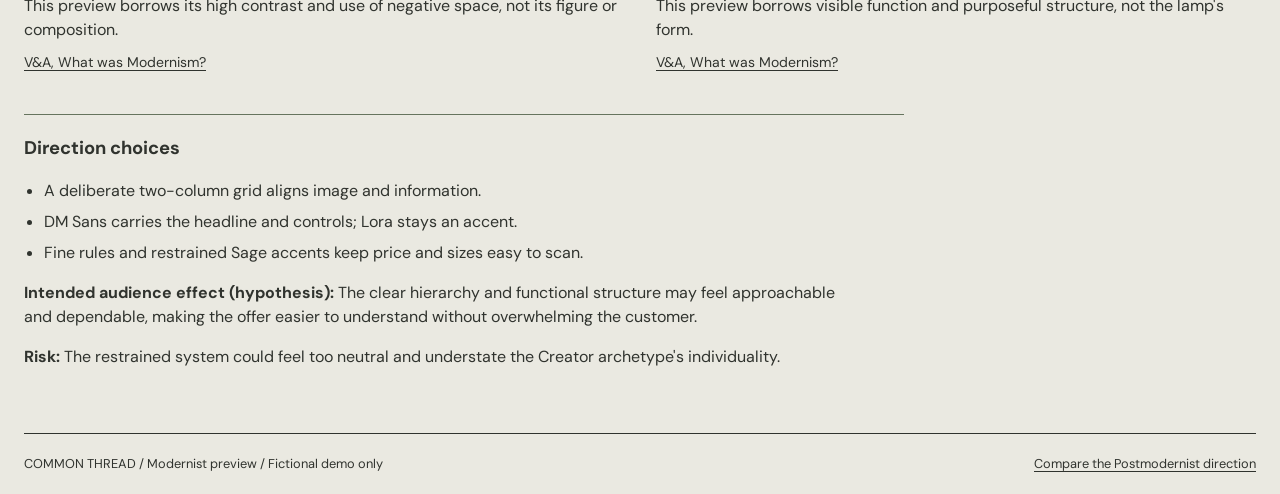
<file: public/explorations/modernist.html>
<!doctype html>
<html lang="en">
  <head>
    <meta charset="utf-8" />
    <meta name="viewport" content="width=device-width, initial-scale=1" />
    <meta
      name="description"
      content="Modernist hero preview for the proposed COMMON THREAD brand. Fictional demo product and price."
    />
    <title>COMMON THREAD | Modernist preview</title>
    <link rel="preconnect" href="https://fonts.googleapis.com" />
    <link rel="preconnect" href="https://fonts.gstatic.com" crossorigin />
    <link
      href="https://fonts.googleapis.com/css2?family=DM+Sans:wght@400;500;600;700&family=Lora:ital,wght@0,500;1,500&display=swap"
      rel="stylesheet"
    />
    <link rel="stylesheet" href="preview-base.css" />
    <link rel="stylesheet" href="modernist.css" />
    <script src="../shop.js" defer></script>
  </head>
  <body class="preview preview-modernist">
    <a class="skip-link" href="#main">Skip to content</a>
    <div class="page-shell">
      <header class="site-header frame">
        <a class="wordmark" href="modernist.html">COMMON THREAD</a>
        <nav class="main-nav" aria-label="Preview directions">
          <a class="nav-link" href="modernist.html" aria-current="page"
            >Modernist</a
          >
          <a class="nav-link" href="postmodernist.html">Postmodernist</a>
          <a class="nav-link" href="../index.html">Neutral storefront</a>
        </nav>
        <a class="bag-link" href="#demo-bag" aria-label="View demo bag">
          Demo bag <span id="bag-count" class="bag-count">0</span>
        </a>
      </header>

      <main id="main" class="frame">
        <section class="hero" aria-labelledby="hero-title">
          <div class="hero-copy">
            <p class="eyebrow">BRAND 001 / EVERYDAY LIFESTYLE</p>
            <h1 id="hero-title">Different lives. One common thread.</h1>
            <p class="hero-support">
              Made to fit into your everyday life and personal style.
            </p>
            <a class="hero-cta" href="#product-form">
              Find your fit. <span aria-hidden="true">↓</span>
            </a>
          </div>
          <figure class="hero-visual">
            <img
              class="lifestyle-photo"
              src="assets/lifestyle-priscilla-du-preez.jpg"
              alt="People laughing and talking together outside during daytime."
              width="1600"
              height="1067"
              fetchpriority="high"
            />
            <figcaption class="photo-credit">
              Natural light. Everyday connection. Photo by
              <a
                href="https://unsplash.com/photos/people-laughing-and-talking-outside-during-daytime-nF8xhLMmg0c"
                >Priscilla du Preez / Unsplash</a
              >.
            </figcaption>
          </figure>
        </section>

        <section class="product-section" aria-labelledby="product-name">
          <figure class="product-visual">
            <img
              class="shirt-image"
              src="../assets/white-shirt.svg"
              alt="Plain white, unbranded, short-sleeved T-shirt"
              width="800"
              height="880"
            />
            <figcaption>The Everyday White Tee / Color: White</figcaption>
          </figure>
          <div class="product-information">
            <p class="eyebrow">COMMON THREAD / EVERYDAY ESSENTIALS</p>
            <h2 id="product-name">The Everyday White Tee</h2>
            <div class="price-row">
              <p><strong>$28 USD</strong></p>
              <span class="micro-label">Fictional demo price</span>
            </div>
            <form id="product-form" class="product-form" novalidate>
              <fieldset aria-describedby="size-help size-error">
                <legend>Choose a size</legend>
                <p id="size-help" class="field-help">
                  Demo sizes: S, M, L, and XL.
                </p>
                <div class="size-options">
                  <label class="size-option"
                    ><input type="radio" name="size" value="S" /><span
                      >S</span
                    ></label
                  >
                  <label class="size-option"
                    ><input type="radio" name="size" value="M" /><span
                      >M</span
                    ></label
                  >
                  <label class="size-option"
                    ><input type="radio" name="size" value="L" /><span
                      >L</span
                    ></label
                  >
                  <label class="size-option"
                    ><input type="radio" name="size" value="XL" /><span
                      >XL</span
                    ></label
                  >
                </div>
                <p id="size-error" class="field-error" role="alert" hidden>
                  Choose a size before adding the shirt to your demo bag.
                </p>
                <button class="submit-button" type="submit">
                  Add to demo bag
                </button>
              </fieldset>
            </form>
            <p class="demo-disclaimer">
              Fictional product data. This demo collects no payment or personal
              information and places no order.
            </p>
          </div>
        </section>

        <section id="demo-bag" class="bag-section" aria-labelledby="bag-title">
          <h2 id="bag-title">Your demo bag</h2>
          <div>
            <p
              id="bag-status"
              class="bag-message"
              role="status"
              aria-live="polite"
              aria-atomic="true"
            >
              Your demo bag is empty. Choose a size to try it.
            </p>
            <ul id="bag-items" class="bag-items"></ul>
            <button id="clear-bag" class="text-button" type="button" disabled>
              Empty demo bag
            </button>
            <p class="field-help">The bag resets when this page reloads.</p>
          </div>
        </section>

        <section class="annotation-section" aria-labelledby="annotations-title">
          <p class="eyebrow">DESIGN STUDY / MODERNIST</p>
          <h2 id="annotations-title">Reference notes</h2>
          <p class="annotation-intro">
            Historical works are cited as references, not reproduced or
            presented as COMMON THREAD artwork.
          </p>
          <div class="reference-grid">
            <article class="reference-note">
              <h3>Drawing</h3>
              <p>Edward McKnight Kauffer, 1934. V&amp;A, object E.3770-2004.</p>
              <p>
                The viewed image uses a black geometric figure and spiral
                against a pale ground. This preview borrows its high contrast
                and use of negative space, not its figure or composition.
              </p>
              <a href="https://www.vam.ac.uk/articles/what-was-modernism"
                >V&amp;A, What was Modernism?</a
              >
            </article>
            <article class="reference-note">
              <h3>Dell-Lampe Type K</h3>
              <p>
                Christian Dell, 1929; made by Zimmermann GmbH. V&amp;A, object
                M.27-1992.
              </p>
              <p>
                The viewed lamp presents a clear task light, vertical support,
                joints, and base. This preview borrows visible function and
                purposeful structure, not the lamp's form.
              </p>
              <a href="https://www.vam.ac.uk/articles/what-was-modernism"
                >V&amp;A, What was Modernism?</a
              >
            </article>
          </div>
          <div class="direction-notes">
            <h3>Direction choices</h3>
            <ul>
              <li>
                A deliberate two-column grid aligns image and information.
              </li>
              <li>
                DM Sans carries the headline and controls; Lora stays an accent.
              </li>
              <li>
                Fine rules and restrained Sage accents keep price and sizes easy
                to scan.
              </li>
            </ul>
            <p>
              <strong>Intended audience effect (hypothesis):</strong> The clear
              hierarchy and functional structure may feel approachable and
              dependable, making the offer easier to understand without
              overwhelming the customer.
            </p>
            <p>
              <strong>Risk:</strong> The restrained system could feel too
              neutral and understate the Creator archetype's individuality.
            </p>
          </div>
        </section>
      </main>

      <footer class="site-footer frame">
        <p>COMMON THREAD / Modernist preview / Fictional demo only</p>
        <a href="postmodernist.html">Compare the Postmodernist direction</a>
      </footer>
    </div>
  </body>
</html>
</file>
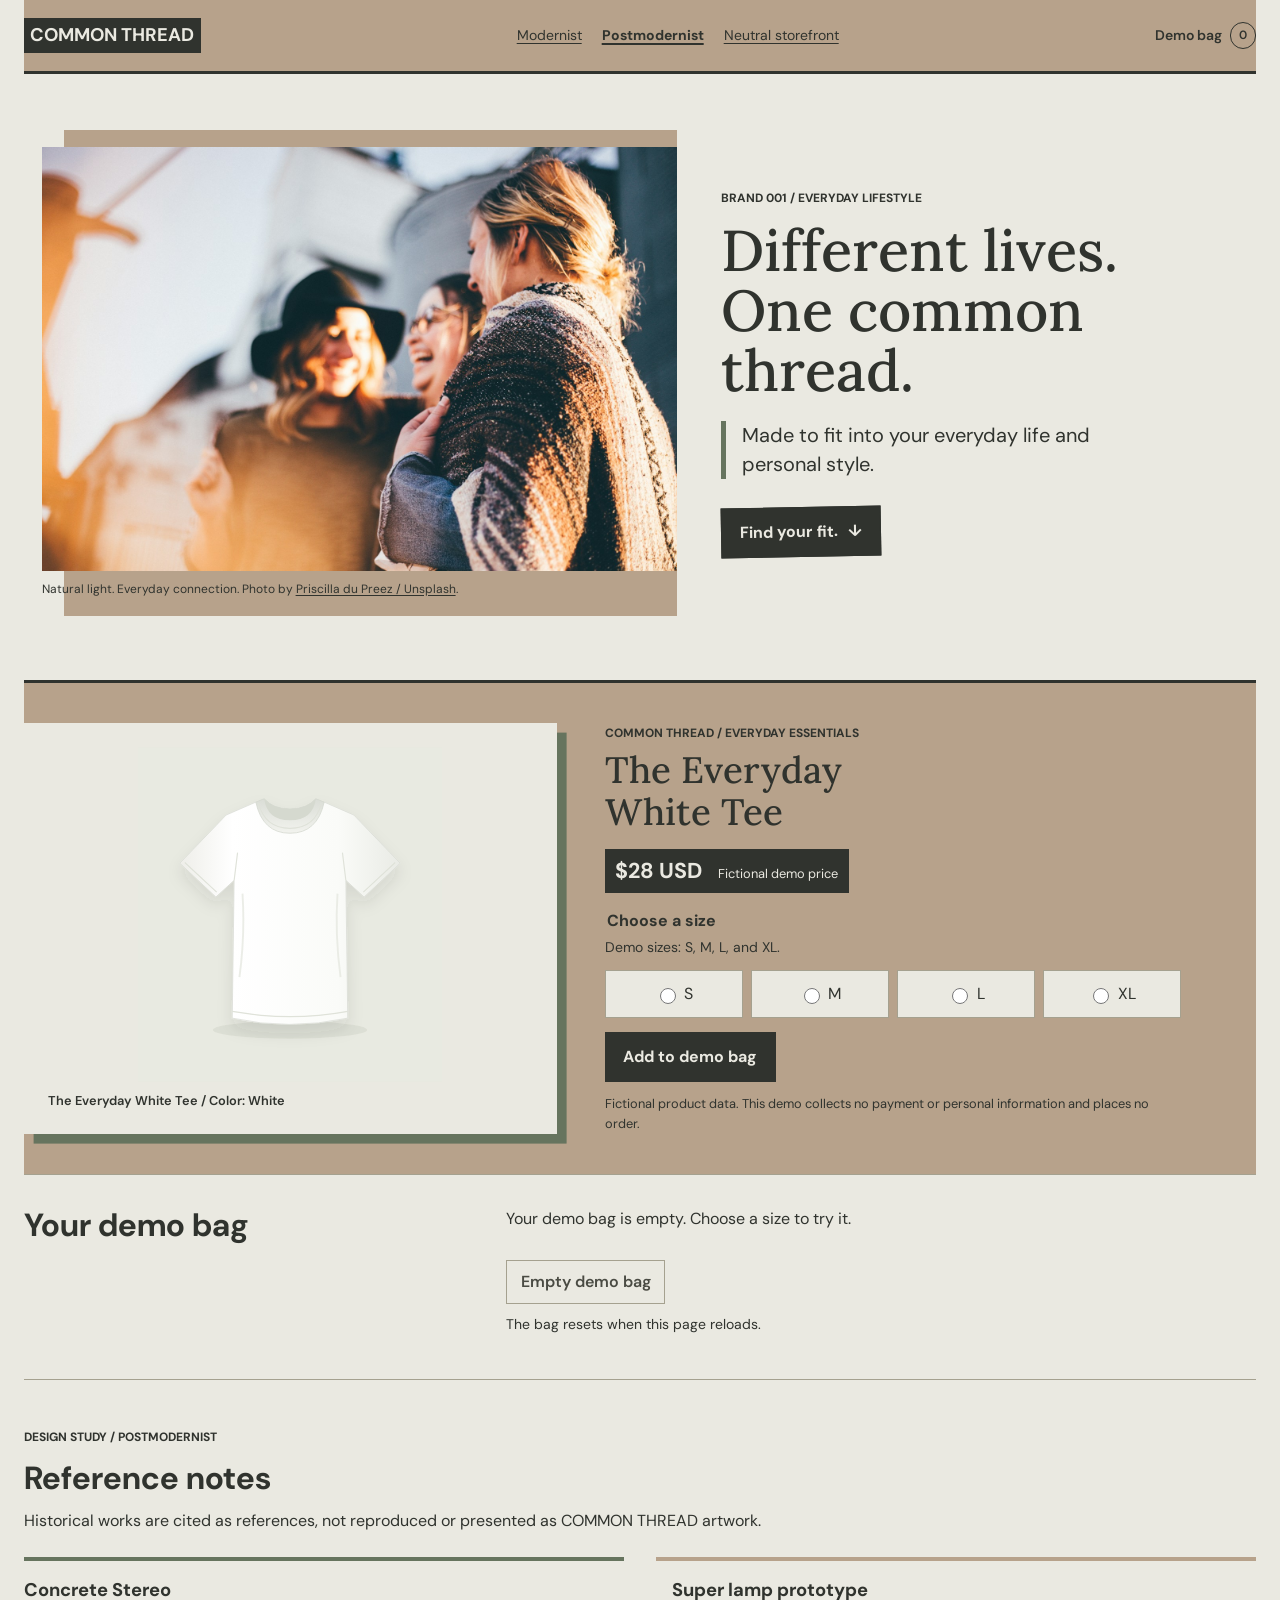
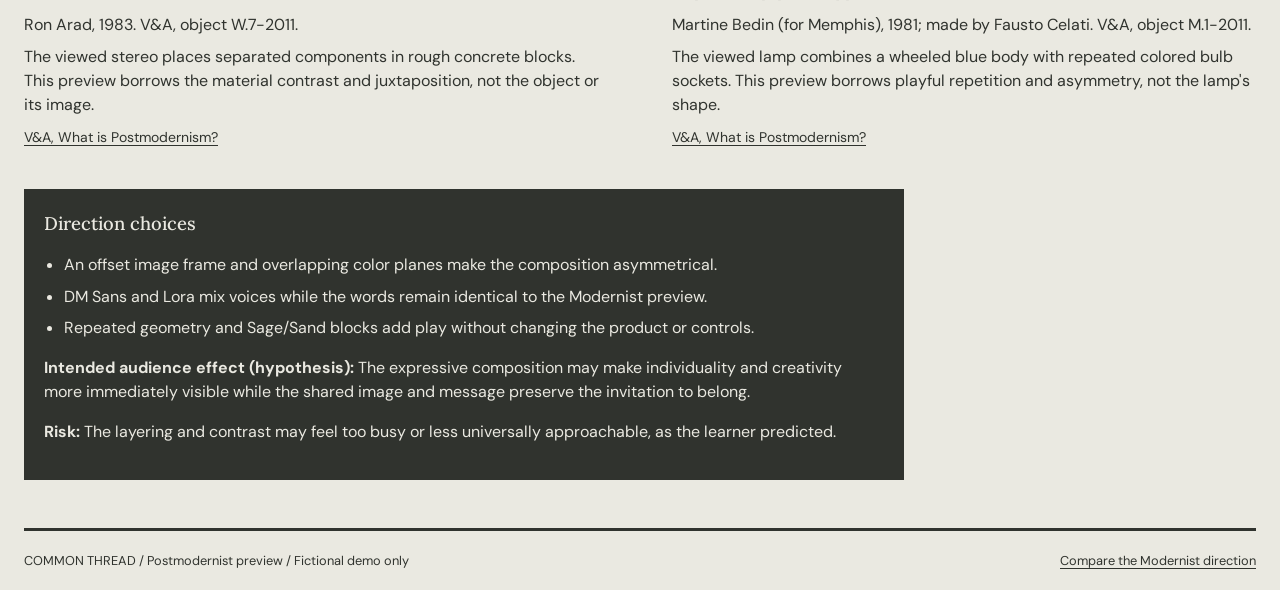
<file: public/explorations/postmodernist.html>
<!doctype html>
<html lang="en">
  <head>
    <meta charset="utf-8" />
    <meta name="viewport" content="width=device-width, initial-scale=1" />
    <meta
      name="description"
      content="Postmodernist hero preview for the proposed COMMON THREAD brand. Fictional demo product and price."
    />
    <title>COMMON THREAD | Postmodernist preview</title>
    <link rel="preconnect" href="https://fonts.googleapis.com" />
    <link rel="preconnect" href="https://fonts.gstatic.com" crossorigin />
    <link
      href="https://fonts.googleapis.com/css2?family=DM+Sans:wght@400;500;600;700&family=Lora:ital,wght@0,500;1,500&display=swap"
      rel="stylesheet"
    />
    <link rel="stylesheet" href="preview-base.css" />
    <link rel="stylesheet" href="postmodernist.css" />
    <script src="../shop.js" defer></script>
  </head>
  <body class="preview preview-postmodernist">
    <a class="skip-link" href="#main">Skip to content</a>
    <div class="page-shell">
      <header class="site-header frame">
        <a class="wordmark" href="postmodernist.html">COMMON THREAD</a>
        <nav class="main-nav" aria-label="Preview directions">
          <a class="nav-link" href="modernist.html">Modernist</a>
          <a class="nav-link" href="postmodernist.html" aria-current="page"
            >Postmodernist</a
          >
          <a class="nav-link" href="../index.html">Neutral storefront</a>
        </nav>
        <a class="bag-link" href="#demo-bag" aria-label="View demo bag">
          Demo bag <span id="bag-count" class="bag-count">0</span>
        </a>
      </header>

      <main id="main" class="frame">
        <section class="hero" aria-labelledby="hero-title">
          <div class="hero-copy">
            <p class="eyebrow">BRAND 001 / EVERYDAY LIFESTYLE</p>
            <h1 id="hero-title">
              Different lives. <span>One common thread.</span>
            </h1>
            <p class="hero-support">
              Made to fit into your everyday life and personal style.
            </p>
            <a class="hero-cta" href="#product-form">
              Find your fit. <span aria-hidden="true">↓</span>
            </a>
          </div>
          <figure class="hero-visual">
            <img
              class="lifestyle-photo"
              src="assets/lifestyle-priscilla-du-preez.jpg"
              alt="People laughing and talking together outside during daytime."
              width="1600"
              height="1067"
              fetchpriority="high"
            />
            <figcaption class="photo-credit">
              Natural light. Everyday connection. Photo by
              <a
                href="https://unsplash.com/photos/people-laughing-and-talking-outside-during-daytime-nF8xhLMmg0c"
                >Priscilla du Preez / Unsplash</a
              >.
            </figcaption>
          </figure>
        </section>

        <section class="product-section" aria-labelledby="product-name">
          <figure class="product-visual">
            <img
              class="shirt-image"
              src="../assets/white-shirt.svg"
              alt="Plain white, unbranded, short-sleeved T-shirt"
              width="800"
              height="880"
            />
            <figcaption>The Everyday White Tee / Color: White</figcaption>
          </figure>
          <div class="product-information">
            <p class="eyebrow">COMMON THREAD / EVERYDAY ESSENTIALS</p>
            <h2 id="product-name">The Everyday White Tee</h2>
            <div class="price-row">
              <p><strong>$28 USD</strong></p>
              <span class="micro-label">Fictional demo price</span>
            </div>
            <form id="product-form" class="product-form" novalidate>
              <fieldset aria-describedby="size-help size-error">
                <legend>Choose a size</legend>
                <p id="size-help" class="field-help">
                  Demo sizes: S, M, L, and XL.
                </p>
                <div class="size-options">
                  <label class="size-option"
                    ><input type="radio" name="size" value="S" /><span
                      >S</span
                    ></label
                  >
                  <label class="size-option"
                    ><input type="radio" name="size" value="M" /><span
                      >M</span
                    ></label
                  >
                  <label class="size-option"
                    ><input type="radio" name="size" value="L" /><span
                      >L</span
                    ></label
                  >
                  <label class="size-option"
                    ><input type="radio" name="size" value="XL" /><span
                      >XL</span
                    ></label
                  >
                </div>
                <p id="size-error" class="field-error" role="alert" hidden>
                  Choose a size before adding the shirt to your demo bag.
                </p>
                <button class="submit-button" type="submit">
                  Add to demo bag
                </button>
              </fieldset>
            </form>
            <p class="demo-disclaimer">
              Fictional product data. This demo collects no payment or personal
              information and places no order.
            </p>
          </div>
        </section>

        <section id="demo-bag" class="bag-section" aria-labelledby="bag-title">
          <h2 id="bag-title">Your demo bag</h2>
          <div>
            <p
              id="bag-status"
              class="bag-message"
              role="status"
              aria-live="polite"
              aria-atomic="true"
            >
              Your demo bag is empty. Choose a size to try it.
            </p>
            <ul id="bag-items" class="bag-items"></ul>
            <button id="clear-bag" class="text-button" type="button" disabled>
              Empty demo bag
            </button>
            <p class="field-help">The bag resets when this page reloads.</p>
          </div>
        </section>

        <section class="annotation-section" aria-labelledby="annotations-title">
          <p class="eyebrow">DESIGN STUDY / POSTMODERNIST</p>
          <h2 id="annotations-title">Reference notes</h2>
          <p class="annotation-intro">
            Historical works are cited as references, not reproduced or
            presented as COMMON THREAD artwork.
          </p>
          <div class="reference-grid">
            <article class="reference-note">
              <h3>Concrete Stereo</h3>
              <p>Ron Arad, 1983. V&amp;A, object W.7-2011.</p>
              <p>
                The viewed stereo places separated components in rough concrete
                blocks. This preview borrows the material contrast and
                juxtaposition, not the object or its image.
              </p>
              <a href="https://www.vam.ac.uk/articles/what-is-postmodernism"
                >V&amp;A, What is Postmodernism?</a
              >
            </article>
            <article class="reference-note">
              <h3>Super lamp prototype</h3>
              <p>
                Martine Bedin (for Memphis), 1981; made by Fausto Celati.
                V&amp;A, object M.1-2011.
              </p>
              <p>
                The viewed lamp combines a wheeled blue body with repeated
                colored bulb sockets. This preview borrows playful repetition
                and asymmetry, not the lamp's shape.
              </p>
              <a href="https://www.vam.ac.uk/articles/what-is-postmodernism"
                >V&amp;A, What is Postmodernism?</a
              >
            </article>
          </div>
          <div class="direction-notes">
            <h3>Direction choices</h3>
            <ul>
              <li>
                An offset image frame and overlapping color planes make the
                composition asymmetrical.
              </li>
              <li>
                DM Sans and Lora mix voices while the words remain identical to
                the Modernist preview.
              </li>
              <li>
                Repeated geometry and Sage/Sand blocks add play without changing
                the product or controls.
              </li>
            </ul>
            <p>
              <strong>Intended audience effect (hypothesis):</strong> The
              expressive composition may make individuality and creativity more
              immediately visible while the shared image and message preserve
              the invitation to belong.
            </p>
            <p>
              <strong>Risk:</strong> The layering and contrast may feel too busy
              or less universally approachable, as the learner predicted.
            </p>
          </div>
        </section>
      </main>

      <footer class="site-footer frame">
        <p>COMMON THREAD / Postmodernist preview / Fictional demo only</p>
        <a href="modernist.html">Compare the Modernist direction</a>
      </footer>
    </div>
  </body>
</html>
</file>
<file: public/styles.css>
/* Shared brand tokens. Change these after you agree on your brand direction.
   Both the storefront and the live style guide use this file. */
:root {
  --color-paper: #f6f5f0;
  --color-ink: #171a18;
  --color-muted: #5a615b;
  --color-line: #d1d5cc;
  --color-accent: #e3ef56;
  --color-soft: #e8eae1;
  --color-white: #fff;
  --color-danger: #992e28;
  --font-body:
    system-ui, -apple-system, blinkmacsystemfont, "Segoe UI", sans-serif;
  --font-display:
    system-ui, -apple-system, blinkmacsystemfont, "Segoe UI", sans-serif;
  --font-mono: ui-monospace, sfmono-regular, consolas, monospace;
  --space-1: 0.5rem;
  --space-2: 1rem;
  --space-3: 1.5rem;
  --space-4: 2rem;
  --space-5: 3rem;
  --space-6: 4rem;
  --storefront-header-min-height: 82px;
  --storefront-hero-padding-block: 3.5rem 4rem;
  --storefront-product-padding-block: 2.5rem;
  --page-width: 1440px;
}

* {
  box-sizing: border-box;
}

html {
  scroll-behavior: smooth;
  scroll-padding-top: 1.5rem;
}

body {
  margin: 0;
  background: var(--color-paper);
  color: var(--color-ink);
  font-family: var(--font-body);
  line-height: 1.6;
  -webkit-font-smoothing: antialiased;
}

img,
svg {
  display: block;
  max-width: 100%;
}

button,
a,
input {
  -webkit-tap-highlight-color: transparent;
}

a {
  color: inherit;
  text-underline-offset: 0.2em;
  text-decoration-thickness: 1px;
}

a:hover {
  text-decoration-thickness: 2px;
}

button,
input {
  font: inherit;
}

button {
  cursor: pointer;
}

button:disabled {
  cursor: default;
}

:focus-visible {
  outline: 3px solid var(--color-ink);
  outline-offset: 5px;
}

[hidden] {
  display: none !important;
}

::selection {
  background: var(--color-accent);
  color: var(--color-ink);
}

h1,
h2,
h3,
p {
  margin: 0;
}

h1,
h2,
h3 {
  font-family: var(--font-display);
  font-weight: 550;
}

h1 {
  font-size: clamp(3.4rem, 6.25vw, 6.6rem);
  line-height: 0.99;
  letter-spacing: -0.075em;
}

h2 {
  font-size: clamp(2rem, 3.6vw, 3.75rem);
  line-height: 1.08;
  letter-spacing: -0.055em;
}

h3 {
  font-size: 1.3rem;
  line-height: 1.3;
  letter-spacing: -0.03em;
}

p + p {
  margin-top: var(--space-2);
}

.wrap {
  width: min(calc(100% - 6rem), var(--page-width));
  margin-inline: auto;
}

.muted {
  color: var(--color-muted);
}

.eyebrow,
.micro-label,
.visual-label,
.image-caption,
.section-number,
.type-label,
.token-name {
  font-family: var(--font-mono);
  font-size: 0.68rem;
  font-weight: 500;
  line-height: 1.5;
  letter-spacing: 0.06em;
  text-transform: uppercase;
}

.eyebrow {
  display: flex;
  align-items: center;
  gap: 0.55rem;
}

.status-dot {
  width: 7px;
  height: 7px;
  display: inline-block;
  background: var(--color-ink);
  border-radius: 50%;
}

.skip-link {
  position: fixed;
  top: 8px;
  left: 8px;
  z-index: 10;
  transform: translateY(-180%);
  padding: 0.75rem 1rem;
  background: var(--color-ink);
  color: var(--color-white);
}

.skip-link:focus {
  transform: translateY(0);
}

.starter-notice {
  display: flex;
  justify-content: space-between;
  align-items: center;
  gap: 1.5rem;
  padding: 0.8rem 3rem;
  background: var(--color-accent);
  font-size: 0.73rem;
  line-height: 1.5;
}

.starter-notice a {
  flex-shrink: 0;
  font-weight: 650;
}

.site-header {
  min-height: 106px;
  display: flex;
  align-items: center;
  gap: 3rem;
  border-bottom: 1px solid var(--color-line);
}

.brand-link {
  display: inline-block;
  flex-shrink: 0;
}

.wordmark {
  width: 150px;
  height: auto;
}

.main-nav {
  display: flex;
  justify-content: center;
  align-items: center;
  gap: 2rem;
  margin-inline: auto;
}

.nav-link,
.bag-link {
  text-decoration: none;
  font-size: 0.8rem;
}

.nav-link {
  padding-block: 0.5rem;
  border-bottom: 1px solid transparent;
}

.nav-link:hover,
.nav-link[aria-current="page"] {
  border-color: currentcolor;
}

.bag-link {
  display: flex;
  align-items: center;
  gap: 0.65rem;
  white-space: nowrap;
}

.bag-count {
  display: grid;
  place-items: center;
  min-width: 1.7rem;
  height: 1.7rem;
  border: 1px solid var(--color-ink);
  border-radius: 50%;
  font-size: 0.7rem;
}

.product-section {
  display: grid;
  grid-template-columns: 1.13fr 1fr;
  gap: clamp(3rem, 7vw, 8rem);
  padding-block: var(--space-5) 5rem;
  align-items: start;
}

.product-visual {
  position: relative;
  background: var(--color-soft);
}

.visual-label {
  position: absolute;
  z-index: 1;
  inset: 1.3rem 1.4rem auto;
  display: flex;
  justify-content: space-between;
  gap: 1rem;
  font-size: 0.6rem;
}

.shirt-image {
  width: 100%;
  height: auto;
  aspect-ratio: 800 / 880;
  object-fit: contain;
}

.image-caption {
  display: flex;
  align-items: center;
  justify-content: space-between;
  gap: 1rem;
  padding: 1.2rem 1.4rem;
  border-top: 1px solid var(--color-line);
  font-size: 0.59rem;
}

.image-caption > :last-child {
  font-family: var(--font-body);
  font-size: 1.5rem;
  line-height: 1;
}

.product-information {
  max-width: 530px;
  padding-block: 1rem;
}

.product-information h1 {
  margin-top: 1.6rem;
}

.product-intro {
  font-size: 1.2rem;
  line-height: 1.5;
  margin-top: 1.8rem;
  letter-spacing: -0.025em;
}

.product-description {
  margin-top: 0.6rem;
  font-size: 0.88rem;
  max-width: 430px;
}

.price-row {
  display: flex;
  align-items: center;
  justify-content: space-between;
  gap: 1rem;
  margin-block: 2rem 1.5rem;
  padding-bottom: 1.2rem;
  border-bottom: 1px solid var(--color-line);
}

.price {
  font-size: 1.65rem;
  letter-spacing: -0.04em;
  font-weight: 600;
}

.price span {
  font-family: var(--font-mono);
  font-size: 0.65rem;
  font-weight: 400;
  letter-spacing: 0;
  margin-left: 0.25rem;
}

.price-row .micro-label {
  color: var(--color-muted);
  font-size: 0.6rem;
}

fieldset {
  padding: 0;
  margin: 0;
  border: 0;
  min-width: 0;
}

legend {
  padding: 0;
  font-size: 0.84rem;
  font-weight: 650;
}

.field-help {
  margin-top: 0.3rem;
  color: var(--color-muted);
  font-size: 0.74rem;
}

.size-options {
  display: grid;
  grid-template-columns: repeat(4, 1fr);
  gap: 0.6rem;
  margin-top: 1rem;
}

.size-option {
  position: relative;
  cursor: pointer;
}

.size-option input {
  position: absolute;
  opacity: 0;
  width: 100%;
  height: 100%;
  margin: 0;
  cursor: pointer;
}

.size-option span {
  display: grid;
  place-items: center;
  min-height: 3.2rem;
  border: 1px solid var(--color-line);
  background: var(--color-paper);
  font-size: 0.83rem;
  transition:
    background 150ms ease,
    border-color 150ms ease;
}

.size-option input:checked + span {
  background: var(--color-ink);
  border-color: var(--color-ink);
  color: var(--color-paper);
}

.size-option input:hover + span {
  border-color: var(--color-ink);
}

.size-option input:focus-visible + span {
  outline: 3px solid var(--color-ink);
  outline-offset: 4px;
}

.size-option input:focus-visible {
  outline: none;
}

.field-error {
  color: var(--color-danger);
  font-size: 0.8rem;
  margin-top: 0.9rem;
  font-weight: 550;
}

.button {
  display: inline-flex;
  align-items: center;
  justify-content: space-between;
  gap: 2rem;
  min-height: 3.4rem;
  border: 1px solid var(--color-ink);
  padding: 0.9rem 1.25rem;
  font-size: 0.82rem;
  font-weight: 550;
  line-height: 1.4;
  text-decoration: none;
  transition:
    background 150ms ease,
    color 150ms ease;
}

.button > span[aria-hidden] {
  font-size: 1.25rem;
  line-height: 1;
}

.button-primary {
  background: var(--color-ink);
  color: var(--color-paper);
}

.brand-cta {
  min-height: 3.1rem;
}

.button-primary:hover {
  border-color: var(--color-soft);
  background: var(--color-soft);
  color: var(--color-ink);
}

.button-secondary {
  background: transparent;
  color: var(--color-ink);
}

.button-secondary:hover {
  background: var(--color-soft);
}

.add-button {
  width: 100%;
  margin-top: 1.4rem;
}

.demo-disclaimer {
  font-size: 0.68rem;
  line-height: 1.65;
  color: var(--color-muted);
  margin-top: 0.9rem;
  max-width: 420px;
}

.product-facts {
  margin-bottom: 0;
  margin-top: 1.8rem;
}

.product-facts div {
  display: flex;
  justify-content: space-between;
  gap: 1rem;
  padding-block: 0.62rem;
  border-top: 1px solid var(--color-line);
  font-size: 0.71rem;
}

.product-facts dt {
  color: var(--color-muted);
}

.product-facts dd {
  margin: 0;
  font-weight: 500;
  text-align: right;
}

.bag-section {
  display: grid;
  grid-template-columns: 1fr 1fr;
  gap: 3rem;
  border-top: 1px solid var(--color-line);
  padding-block: 3rem;
}

.bag-section h2 {
  margin-top: 0.6rem;
  font-size: clamp(2rem, 3vw, 3rem);
}

.bag-details {
  padding-top: 0.2rem;
  font-size: 0.85rem;
}

.bag-message {
  max-width: 500px;
}

.bag-items {
  list-style: none;
  margin: 1rem 0;
  padding: 0;
}

.bag-items:empty {
  margin: 0;
}

.bag-items li {
  padding-block: 0.55rem;
  border-bottom: 1px solid var(--color-line);
  font-size: 0.78rem;
}

.text-button {
  padding: 0.5rem 0;
  border: 0;
  background: transparent;
  color: var(--color-ink);
  font-size: 0.8rem;
  text-decoration: underline;
  text-underline-offset: 0.25rem;
}

.text-button:disabled {
  opacity: 0.5;
}

.bag-details .field-help {
  margin-top: 0.4rem;
  font-size: 0.69rem;
}

.starter-next {
  display: grid;
  grid-template-columns: 1fr 1fr;
  gap: 1.5rem 3rem;
  background: var(--color-accent);
  padding: 2.7rem 3rem 3rem;
  margin-block: 1rem 4rem;
}

.starter-next > .eyebrow {
  grid-column: 1 / -1;
}

.starter-next > div {
  max-width: 470px;
  font-size: 0.86rem;
}

.starter-next .button {
  margin-top: 1.6rem;
}

.site-footer {
  display: flex;
  align-items: center;
  justify-content: space-between;
  gap: 2rem;
  border-top: 1px solid var(--color-line);
  padding-block: 1.6rem;
  font-size: 0.67rem;
  color: var(--color-muted);
}

.footer-tagline {
  margin: 0;
}

.footer-separator {
  margin-inline: 0.6rem;
  color: var(--color-ink);
}

.site-footer a {
  color: var(--color-ink);
}

/* Shared editorial pages */
.page-hero {
  padding-block: 4.5rem 3.8rem;
  display: grid;
  grid-template-columns: 1.25fr 0.75fr;
  align-items: end;
  gap: 1.3rem 4rem;
}

.page-hero > .eyebrow {
  grid-column: 1 / -1;
}

.page-hero h1 {
  font-size: clamp(3.5rem, 6.8vw, 7.3rem);
}

.page-hero .hero-summary {
  max-width: 400px;
  font-size: 0.95rem;
  color: var(--color-muted);
  padding-bottom: 0.25rem;
}

.hero-summary strong {
  font-weight: 550;
  color: var(--color-ink);
}

.page-subnav {
  display: flex;
  flex-wrap: wrap;
  gap: 0.6rem 1.8rem;
  padding-block: 1rem;
  border-top: 1px solid var(--color-line);
  border-bottom: 1px solid var(--color-line);
  font-size: 0.76rem;
}

.section-link {
  text-decoration: none;
}

.section-link:hover {
  text-decoration: underline;
}

.guide-section {
  padding-block: 3rem;
  border-bottom: 1px solid var(--color-line);
  display: grid;
  grid-template-columns: 0.32fr 1fr;
  column-gap: 3rem;
}

.section-heading .section-number {
  color: var(--color-muted);
  display: block;
  margin-bottom: 0.8rem;
}

.section-heading h2 {
  font-size: clamp(1.7rem, 2.5vw, 2.65rem);
}

.section-heading p {
  font-size: 0.78rem;
  color: var(--color-muted);
  margin-top: 1rem;
  max-width: 210px;
}

.guide-content {
  min-width: 0;
}

.draft-label {
  display: inline-block;
  padding: 0.3rem 0.55rem;
  background: var(--color-accent);
  color: var(--color-ink);
  font-family: var(--font-mono);
  font-size: 0.6rem;
  line-height: 1.4;
  letter-spacing: 0.03em;
  text-transform: uppercase;
}

.decision-grid {
  display: grid;
  grid-template-columns: repeat(3, 1fr);
  gap: 1.5rem;
  margin-top: 1.6rem;
}

.decision-grid > div {
  border-top: 1px solid var(--color-line);
  padding-top: 0.8rem;
}

.decision-grid h3 {
  font-size: 0.85rem;
  font-weight: 650;
  letter-spacing: 0;
}

.decision-grid p {
  font-size: 0.8rem;
  color: var(--color-muted);
  margin-top: 0.5rem;
}

.decision-grid .undecided {
  font-size: 1.5rem;
  font-weight: 450;
  color: var(--color-ink);
  letter-spacing: -0.04em;
}

.purpose-grid {
  display: grid;
  grid-template-columns: repeat(2, minmax(0, 1fr));
  gap: 1.5rem;
  margin-top: 2rem;
}

.purpose-card {
  padding-top: 0.8rem;
  border-top: 1px solid var(--color-line);
}

.purpose-card h3 {
  font-size: 0.85rem;
  font-weight: 650;
}

.purpose-card p {
  max-width: 38rem;
  margin-top: 0.5rem;
  color: var(--color-muted);
  font-size: 0.8rem;
}

.logo-board {
  min-height: 230px;
  display: grid;
  place-items: center;
  padding: 3rem;
  background: #eae9e1;
  border: 1px solid var(--color-line);
}

.logo-board img {
  width: min(100%, 420px);
}

.logo-variants {
  display: grid;
  grid-template-columns: repeat(3, minmax(0, 1fr));
  border: 1px solid var(--color-line);
  border-top: 0;
}

.logo-variant {
  min-height: 140px;
  padding: 1.5rem;
  display: flex;
  flex-direction: column;
  justify-content: space-between;
  gap: 1.5rem;
}

.logo-variant + .logo-variant {
  border-left: 1px solid var(--color-line);
}

.logo-preview-small {
  width: 176px;
  height: auto;
}

.logo-preview-mono {
  width: 220px;
  height: auto;
}

.logo-variant-light {
  background: #eae9e1;
}

.logo-variant-dark {
  background: #30332e;
}

.logo-variant p,
.guide-note {
  font-size: 0.73rem;
  color: var(--color-muted);
}

.guide-note {
  margin-top: 1rem;
  max-width: 680px;
}

.palette-grid {
  display: grid;
  grid-template-columns: repeat(5, 1fr);
  gap: 0.65rem;
}

.color-swatch {
  height: 120px;
  border: 1px solid var(--color-line);
  background: var(--swatch-color);
}

.palette-card h3 {
  font-size: 0.76rem;
  letter-spacing: 0;
  font-weight: 650;
  margin-top: 0.65rem;
}

.palette-card code {
  font-family: var(--font-mono);
  font-size: 0.65rem;
  color: var(--color-muted);
  display: block;
  margin-top: 0.15rem;
}

.palette-card p {
  font-size: 0.66rem;
  color: var(--color-muted);
  margin-top: 0.4rem;
  line-height: 1.5;
}

.type-specimen {
  border-top: 1px solid var(--color-line);
  padding-block: 1.3rem;
}

.type-specimen:first-child {
  border-top: 0;
  padding-top: 0;
}

.type-label {
  display: block;
  margin-bottom: 1rem;
  color: var(--color-muted);
  font-size: 0.6rem;
}

.type-display {
  font-family: var(--font-display);
  font-size: clamp(2.5rem, 4.5vw, 5rem);
  font-weight: 550;
  letter-spacing: -0.075em;
  line-height: 1;
  max-width: 700px;
}

.type-body {
  font-family: var(--font-body);
  font-size: 1rem;
  max-width: 570px;
}

.type-accent {
  font-family: var(--font-accent);
  font-size: clamp(1.5rem, 2.5vw, 2.25rem);
  line-height: 1.35;
}

.type-mono {
  font-family: var(--font-mono);
  text-transform: uppercase;
  font-size: 0.7rem;
  letter-spacing: 0.06em;
}

.spacing-grid {
  display: flex;
  flex-wrap: wrap;
  align-items: start;
  gap: 2rem;
}

.spacing-token {
  min-width: 52px;
}

.spacing-bar {
  width: var(--token-size);
  height: 40px;
  background: var(--color-ink);
  margin-bottom: 0.9rem;
}

.token-name {
  display: block;
  font-size: 0.6rem;
}

.spacing-token code {
  font-family: var(--font-mono);
  color: var(--color-muted);
  font-size: 0.65rem;
}

.spacing-details {
  display: grid;
  grid-template-columns: repeat(3, minmax(0, 1fr));
  gap: 1rem;
  margin-top: 2rem;
}

.spacing-detail {
  display: grid;
  gap: 0.35rem;
  padding-top: 0.65rem;
  border-top: 1px solid var(--color-line);
  color: var(--color-muted);
  font-size: 0.72rem;
}

.spacing-detail code {
  color: var(--color-ink);
  font-family: var(--font-mono);
  font-size: 0.8rem;
}

.button-samples {
  display: flex;
  flex-wrap: wrap;
  gap: 1rem;
}

.button-samples .button {
  min-width: 185px;
}

.voice-grid {
  display: grid;
  grid-template-columns: 1fr 1fr;
  gap: 2rem;
}

.voice-grid h3 {
  font-size: 0.95rem;
  font-weight: 600;
  margin-bottom: 0.65rem;
}

.voice-grid p {
  font-size: 0.84rem;
  color: var(--color-muted);
}

.voice-traits,
.voice-phrases {
  display: grid;
  gap: 0.5rem;
  margin: 0;
  padding-left: 1.15rem;
  color: var(--color-muted);
  font-size: 0.84rem;
}

.voice-phrases li {
  font-family: var(--font-body);
}

.voice-example {
  font-size: 1.7rem !important;
  color: var(--color-ink) !important;
  letter-spacing: -0.035em;
  line-height: 1.3;
}

.guide-footer-note {
  display: flex;
  gap: 2rem;
  align-items: center;
  justify-content: space-between;
  background: var(--color-soft);
  padding: 1.5rem 2rem;
  margin-block: 2rem 4rem;
}

.guide-footer-note p {
  font-size: 0.83rem;
  max-width: 680px;
}

.guide-footer-note a {
  font-size: 0.8rem;
  white-space: nowrap;
}

@media (width >= 1600px) {
  .product-section {
    gap: 8rem;
  }
}

@media (width <= 1100px) {
  .wrap {
    width: calc(100% - 4rem);
  }

  .starter-notice {
    padding-inline: 2rem;
  }

  .site-header {
    gap: 1.7rem;
  }

  .main-nav {
    gap: 1.25rem;
  }

  .product-section {
    gap: 3rem;
    align-items: start;
  }

  .product-information h1 {
    font-size: clamp(3.4rem, 7vw, 5rem);
  }

  .product-information {
    padding-top: 0.5rem;
  }

  .product-intro {
    margin-top: 1.4rem;
  }

  .price-row {
    margin-top: 1.5rem;
  }

  .page-hero {
    column-gap: 2rem;
  }

  .guide-section {
    grid-template-columns: 0.35fr 1fr;
    gap: 2rem;
  }

  .palette-grid {
    grid-template-columns: repeat(3, 1fr);
    row-gap: 1.6rem;
  }
}

@media (width <= 760px) {
  .wrap {
    width: calc(100% - 2.5rem);
  }

  .starter-notice {
    padding: 0.75rem 1.25rem;
    font-size: 0.67rem;
    gap: 1rem;
  }

  .starter-notice > span {
    max-width: 480px;
  }

  .starter-notice a {
    font-size: 0.65rem;
  }

  .site-header {
    min-height: 108px;
    display: grid;
    grid-template-columns: 1fr auto;
    gap: 0.5rem 1rem;
    padding-block: 1.2rem 1rem;
  }

  .wordmark {
    width: 130px;
  }

  .main-nav {
    grid-row: 2;
    grid-column: 1 / -1;
    margin: 0;
    justify-content: flex-start;
    gap: 1.5rem;
  }

  .nav-link,
  .bag-link {
    font-size: 0.73rem;
  }

  .bag-link {
    grid-column: 2;
    grid-row: 1;
  }

  .bag-count {
    min-width: 1.5rem;
    height: 1.5rem;
  }

  .product-section {
    grid-template-columns: 1fr;
    gap: 2rem;
    padding-block: 1.5rem 3rem;
  }

  .product-visual {
    max-width: 600px;
    width: 100%;
    margin-inline: auto;
  }

  .shirt-image {
    max-height: 530px;
  }

  .product-information {
    max-width: none;
    padding: 0;
  }

  .product-information h1 {
    font-size: clamp(4.2rem, 13vw, 7rem);
    margin-top: 1rem;
  }

  .product-intro {
    font-size: 1.1rem;
    margin-top: 1.4rem;
  }

  .product-description {
    max-width: 580px;
  }

  .product-facts {
    margin-top: 1.5rem;
  }

  .bag-section {
    grid-template-columns: 1fr;
    gap: 1.3rem;
    padding-block: 2rem;
  }

  .bag-section h2 {
    margin-top: 0.6rem;
  }

  .starter-next {
    grid-template-columns: 1fr;
    padding: 1.8rem;
    gap: 1.3rem;
    margin-block: 1rem 3rem;
  }

  .starter-next > div {
    max-width: none;
  }

  .site-footer {
    flex-wrap: wrap;
    gap: 0.7rem 2rem;
    padding-block: 1.5rem;
  }

  .footer-tagline {
    display: none;
  }

  .page-hero {
    padding-block: 2.5rem;
    grid-template-columns: 1fr;
    row-gap: 1.4rem;
  }

  .page-hero h1 {
    font-size: clamp(3.7rem, 11vw, 6rem);
  }

  .page-hero .hero-summary {
    max-width: 570px;
    font-size: 0.9rem;
  }

  .page-subnav {
    gap: 0.6rem 1.2rem;
    font-size: 0.72rem;
  }

  .guide-section {
    grid-template-columns: 1fr;
    gap: 1.8rem;
    padding-block: 2.3rem;
  }

  .section-heading {
    display: grid;
    grid-template-columns: 1fr 1fr;
    column-gap: 2rem;
  }

  .section-heading .section-number {
    grid-column: 1 / -1;
    margin-bottom: 0.5rem;
  }

  .section-heading p {
    max-width: none;
    margin: 0;
    font-size: 0.73rem;
  }

  .decision-grid {
    gap: 1rem;
  }

  .decision-grid .undecided {
    font-size: 1.3rem;
  }

  .decision-grid p {
    font-size: 0.73rem;
  }

  .palette-grid {
    grid-template-columns: repeat(5, 1fr);
  }

  .color-swatch {
    height: 85px;
  }

  .palette-card p {
    font-size: 0.62rem;
  }

  .palette-card code {
    font-size: 0.57rem;
  }

  .guide-footer-note {
    flex-direction: column;
    align-items: start;
    gap: 1rem;
    margin-block: 1.5rem 3rem;
    padding: 1.5rem;
  }
}

@media (width <= 420px) {
  .starter-notice {
    align-items: start;
    flex-direction: column;
    gap: 0.35rem;
  }

  .visual-label {
    inset: 1rem 1rem auto;
    font-size: 0.53rem;
  }

  .image-caption {
    font-size: 0.53rem;
    padding: 1rem;
  }

  .price-row .micro-label {
    font-size: 0.54rem;
  }

  .section-heading {
    grid-template-columns: 1fr;
    gap: 0.6rem;
  }

  .section-heading .section-number {
    margin: 0;
  }

  .decision-grid {
    grid-template-columns: 1fr;
    gap: 1.2rem;
  }

  .decision-grid > div {
    display: grid;
    grid-template-columns: 0.5fr 1fr;
    gap: 0.4rem 1rem;
  }

  .decision-grid p {
    margin-top: 0;
  }

  .decision-grid p:last-child {
    grid-column: 2;
  }

  .palette-grid {
    grid-template-columns: repeat(3, 1fr);
  }

  .color-swatch {
    height: 90px;
  }

  .logo-board {
    min-height: 190px;
    padding: 2rem;
  }

  .logo-variants {
    grid-template-columns: 1fr;
  }

  .logo-variant {
    min-height: 125px;
  }

  .logo-variant + .logo-variant {
    border-left: 0;
    border-top: 1px solid var(--color-line);
  }

  .voice-grid {
    grid-template-columns: 1fr;
    gap: 1.5rem;
  }

  .spacing-details {
    grid-template-columns: 1fr;
  }
}

.logo-variants .logo-variant-dark p {
  color: #eae9e1;
}

@media (prefers-reduced-motion: reduce) {
  html {
    scroll-behavior: auto;
  }

  *,
  *::before,
  *::after {
    transition: none !important;
    animation: none !important;
  }
}

body.styleguide,
body.storefront {
  --color-warm-ivory: #eae9e1;
  --color-charcoal: #30332e;
  --color-stone: #a5a18f;
  --color-sand: #b7a28b;
  --color-sage: #66745e;
  --color-paper: var(--color-warm-ivory);
  --color-ink: var(--color-charcoal);
  --color-muted: var(--color-charcoal);
  --color-line: var(--color-stone);
  --color-accent: var(--color-sage);
  --color-soft: var(--color-stone);
  --font-body: "DM Sans", sans-serif;
  --font-display: "DM Sans", sans-serif;
  --font-accent: "Lora", serif;
}

body.styleguide {
  background: var(--color-paper);
  color: var(--color-ink);
  font-family: var(--font-body);
  line-height: 1.55;
  letter-spacing: 0;
}

body.styleguide h1,
body.styleguide h2,
body.styleguide h3 {
  font-family: var(--font-display);
  font-weight: 600;
  letter-spacing: 0;
}

body.storefront {
  background: var(--color-paper);
  color: var(--color-ink);
  font-family: var(--font-body);
  line-height: 1.55;
  letter-spacing: 0;
}

body.storefront h1,
body.storefront h2,
body.storefront h3 {
  font-family: var(--font-display);
  font-weight: 600;
  letter-spacing: 0;
}

body.storefront h1 {
  font-size: 4rem;
  line-height: 1.04;
}

body.storefront h2 {
  font-size: 2rem;
  line-height: 1.15;
}

body.storefront .wrap {
  width: min(calc(100% - 3rem), 78rem);
}

body.storefront .site-header {
  min-height: var(--storefront-header-min-height);
  gap: 1.5rem;
  border-bottom-color: var(--color-line);
}

body.storefront .brand-link {
  color: var(--color-ink);
  text-decoration: none;
}

body.storefront .storefront-logo {
  display: block;
  width: 176px;
  height: auto;
}

body.storefront .main-nav {
  gap: 0.5rem 1.25rem;
}

body.storefront .nav-link,
body.storefront .bag-link {
  font-family: var(--font-body);
  font-size: 0.875rem;
  letter-spacing: 0;
}

body.storefront .brand-hero {
  display: grid;
  grid-template-areas: "copy visual";
  grid-template-columns: minmax(0, 0.94fr) minmax(0, 1.06fr);
  align-items: center;
  gap: 3rem;
  padding-block: var(--storefront-hero-padding-block);
}

body.storefront .brand-hero-copy {
  grid-area: copy;
  max-width: 38rem;
}

body.storefront .brand-hero .eyebrow,
body.storefront .brand-value .eyebrow,
body.storefront .brand-purpose .eyebrow {
  margin: 0 0 0.85rem;
  color: var(--color-ink);
  font-family: var(--font-body);
  font-size: 0.75rem;
  font-weight: 700;
  line-height: 1.4;
  letter-spacing: 0;
}

body.storefront .brand-hero h1 {
  max-width: 10ch;
  margin: 0;
}

body.storefront .brand-hero-support {
  max-width: 34rem;
  margin-top: 1.25rem;
  font-size: 1.2rem;
  line-height: 1.45;
}

body.storefront .brand-cta {
  margin-top: 1.75rem;
}

body.storefront .button-primary:hover {
  border-color: var(--color-soft);
  background: var(--color-soft);
  color: var(--color-ink);
}

body.storefront .brand-hero-visual {
  grid-area: visual;
  min-width: 0;
  margin: 0;
  padding-left: 1.25rem;
  border-left: 0.5rem solid var(--color-accent);
}

body.storefront .brand-lifestyle-image {
  width: 100%;
  height: auto;
  aspect-ratio: 3 / 2;
  object-fit: cover;
  object-position: center;
}

body.storefront .brand-photo-credit {
  margin-top: 0.55rem;
  color: var(--color-ink);
  font-size: 0.75rem;
}

body.storefront .brand-values {
  display: grid;
  grid-template-columns: minmax(0, 0.8fr) minmax(0, 1.25fr) minmax(0, 0.8fr);
  align-items: center;
  gap: 1.5rem;
  padding-block: 1.35rem;
  border-block: 1px solid var(--color-line);
}

body.storefront .brand-value h2 {
  margin: 0;
  font-size: 1.35rem;
}

body.storefront .brand-value-creator {
  text-align: right;
}

body.storefront .brand-tagline {
  margin: 0;
  font-family: var(--font-accent);
  font-size: 1.4rem;
  line-height: 1.35;
  text-align: center;
}

body.storefront .product-section {
  grid-template-columns: minmax(0, 0.9fr) minmax(0, 1.1fr);
  align-items: center;
  gap: 3rem;
  padding-block: var(--storefront-product-padding-block);
  border-block-color: var(--color-ink);
}

body.storefront .product-visual {
  display: grid;
  grid-template-rows: minmax(0, 1fr) auto;
  min-height: 22rem;
  place-items: center;
  align-content: center;
  margin: 0;
  padding: 1.5rem;
  background: var(--color-soft);
}

body.storefront .shirt-image {
  width: min(100%, 19rem);
  max-height: 21rem;
  object-fit: contain;
}

body.storefront .product-visual figcaption {
  justify-self: stretch;
  margin-top: 0.5rem;
  font-size: 0.8rem;
  font-weight: 600;
}

body.storefront .product-information {
  max-width: 36rem;
  padding: 0;
}

body.storefront .product-information .eyebrow {
  margin: 0 0 0.45rem;
  color: var(--color-ink);
}

body.storefront .product-information h2 {
  max-width: 14ch;
  margin: 0;
  font-family: var(--font-accent);
  font-size: 2.3rem;
  font-weight: 500;
}

body.storefront .price-row {
  margin-block: 1rem;
  padding-bottom: 0.9rem;
  border-bottom-color: var(--color-line);
}

body.storefront .price-row .micro-label {
  color: var(--color-muted);
  font-family: var(--font-body);
  font-size: 0.8rem;
  letter-spacing: 0;
}

body.storefront .product-form legend {
  font-size: 1rem;
}

body.storefront .field-help {
  color: var(--color-muted);
  font-size: 0.875rem;
}

body.storefront .size-options {
  gap: 0.5rem;
  margin-top: 0.75rem;
}

body.storefront .size-option span {
  min-height: 3rem;
  border-color: var(--color-line);
  background: var(--color-paper);
  font-family: var(--font-body);
  font-size: 0.9rem;
  letter-spacing: 0;
}

body.storefront .size-option input:checked + span {
  border-color: var(--color-ink);
  background: var(--color-ink);
  color: var(--color-paper);
}

body.storefront .size-option input:focus-visible + span {
  outline: 3px solid var(--color-ink);
  outline-offset: 3px;
}

body.storefront .add-button {
  margin-top: 1rem;
}

body.storefront .demo-disclaimer {
  color: var(--color-muted);
  font-size: 0.8rem;
}

body.storefront .product-facts div {
  border-top-color: var(--color-line);
  font-size: 0.8rem;
}

body.storefront .product-facts dt {
  color: var(--color-muted);
}

body.storefront .brand-purpose {
  display: grid;
  grid-template-columns: repeat(2, minmax(0, 1fr));
  gap: 2rem;
  padding-block: 2rem 3rem;
  border-top: 1px solid var(--color-line);
}

body.storefront .brand-purpose p:not(.eyebrow) {
  max-width: 38rem;
  font-size: 0.95rem;
}

body.storefront .bag-section {
  border-top-color: var(--color-line);
  border-bottom: 1px solid var(--color-line);
}

body.storefront .bag-section h2 {
  margin-top: 0.6rem;
  font-size: 2.25rem;
}

body.storefront .bag-details {
  padding-top: 0;
}

body.storefront .bag-message {
  color: var(--color-ink);
}

body.storefront .bag-items li {
  border-bottom-color: var(--color-line);
}

body.storefront .text-button {
  color: var(--color-ink);
}

body.storefront .site-footer {
  border-top-color: var(--color-line);
  color: var(--color-muted);
}

body.storefront .site-footer a {
  color: var(--color-ink);
}

@media (width <= 1100px) {
  body.storefront .brand-hero {
    gap: 2rem;
  }

  body.storefront .brand-hero h1 {
    font-size: 3.35rem;
  }

  body.storefront .product-section {
    gap: 2rem;
  }
}

@media (width <= 760px) {
  body.storefront .wrap {
    width: calc(100% - 2.5rem);
  }

  body.storefront .site-header {
    min-height: 0;
    display: grid;
    grid-template-columns: 1fr auto;
    gap: 0.5rem 1rem;
    padding-block: 1.1rem;
  }

  body.storefront .storefront-logo {
    width: 164px;
  }

  body.storefront .main-nav {
    grid-row: 2;
    grid-column: 1 / -1;
    justify-content: flex-start;
    gap: 0.5rem 1.25rem;
    margin: 0;
  }

  body.storefront .nav-link,
  body.storefront .bag-link {
    font-size: 0.75rem;
  }

  body.storefront .bag-link {
    grid-column: 2;
    grid-row: 1;
  }

  body.storefront .brand-hero {
    grid-template-areas:
      "copy"
      "visual";
    grid-template-columns: minmax(0, 1fr);
    gap: 1.5rem;
    padding-block: 2.25rem 2.75rem;
  }

  body.storefront .brand-hero h1 {
    max-width: 12ch;
    font-size: 2.6rem;
  }

  body.storefront .brand-hero-support {
    margin-top: 1rem;
    font-size: 1.05rem;
  }

  body.storefront .brand-cta {
    margin-top: 1.25rem;
  }

  body.storefront .brand-hero-visual {
    padding-left: 0.9rem;
    border-left-width: 0.35rem;
  }

  body.storefront .brand-values {
    grid-template-columns: 1fr;
    gap: 0.8rem;
    padding-block: 1.25rem;
  }

  body.storefront .brand-value-creator {
    text-align: left;
  }

  body.storefront .brand-tagline {
    font-size: 1.2rem;
    text-align: left;
  }

  body.storefront .product-section {
    grid-template-columns: minmax(0, 1fr);
    gap: 1.5rem;
    padding-block: 2rem;
  }

  body.storefront .product-visual {
    min-height: 18rem;
  }

  body.storefront .shirt-image {
    max-height: 17rem;
  }

  body.storefront .product-information {
    max-width: none;
  }

  body.storefront .product-information h2 {
    font-size: 2rem;
  }

  body.storefront .brand-purpose {
    grid-template-columns: 1fr;
    gap: 1.25rem;
  }

  .purpose-grid {
    grid-template-columns: 1fr;
  }

  body.storefront .bag-section {
    grid-template-columns: 1fr;
    gap: 1.25rem;
    padding-block: 2rem;
  }

  body.storefront .site-footer {
    align-items: flex-start;
    flex-direction: column;
    gap: 0.6rem;
    padding-block: 1.25rem;
  }
}

@media (width <= 420px) {
  body.storefront .wrap {
    width: calc(100% - 2rem);
  }

  body.storefront .brand-hero h1 {
    font-size: 2.35rem;
  }

  body.storefront .price-row {
    align-items: flex-start;
    flex-direction: column;
    gap: 0.25rem;
  }
}
</file>
<file: public/studio.css>
/* Assignment overview: the README remains the setup authority. */
.studio-hero {
  padding-bottom: 3rem;
}

.studio-hero h1 {
  font-size: clamp(4rem, 8.4vw, 9rem);
}

.studio-hero .hero-summary {
  padding-bottom: 0.4rem;
}

.studio-hero .button {
  margin-top: 1.8rem;
}

.studio-ribbon {
  display: grid;
  grid-template-columns: 1fr auto;
  align-items: center;
  gap: 1.5rem;
  background: var(--color-accent);
  padding: 1.6rem 2rem;
}

.cycle {
  font-size: clamp(1.15rem, 2vw, 1.8rem);
  font-weight: 550;
  letter-spacing: -0.04em;
  line-height: 1.5;
}

.cycle span {
  font-weight: 350;
  margin-inline: 0.3rem;
}

.studio-ribbon .micro-label {
  max-width: 205px;
  text-align: right;
  font-size: 0.6rem;
}

.studio-intro {
  display: grid;
  grid-template-columns: 1fr 1fr;
  gap: 4rem;
  padding-block: 4rem;
  border-bottom: 1px solid var(--color-line);
}

.studio-intro h2 {
  margin-top: 0.9rem;
}

.studio-intro p {
  font-size: 0.9rem;
  color: var(--color-muted);
  max-width: 540px;
}

.studio-intro .lead {
  font-size: 1.15rem;
  color: var(--color-ink);
  line-height: 1.55;
  letter-spacing: -0.025em;
}

.path-section {
  padding-block: 4rem;
}

.path-intro {
  display: flex;
  justify-content: space-between;
  gap: 2rem;
  align-items: end;
  margin-bottom: 2rem;
}

.path-intro h2 {
  margin-top: 0.8rem;
}

.path-intro > p {
  font-size: 0.85rem;
  color: var(--color-muted);
  max-width: 340px;
}

.studio-path {
  margin: 0;
  padding: 0;
  list-style: none;
  display: grid;
  grid-template-columns: repeat(3, 1fr);
  border-top: 1px solid var(--color-line);
  border-left: 1px solid var(--color-line);
}

.studio-path > li {
  min-height: 280px;
  border-right: 1px solid var(--color-line);
  border-bottom: 1px solid var(--color-line);
  padding: 1.7rem;
  display: flex;
  flex-direction: column;
}

.stage-number {
  font-family: var(--font-mono);
  font-size: 0.7rem;
  color: var(--color-muted);
  margin-bottom: 2rem;
}

.studio-path h3 {
  font-size: 1.5rem;
  margin-bottom: 0.75rem;
}

.studio-path p {
  font-size: 0.8rem;
  color: var(--color-muted);
}

.studio-path .stage-output {
  font-size: 0.64rem;
  text-transform: uppercase;
  font-family: var(--font-mono);
  letter-spacing: 0.025em;
  margin-top: auto;
  padding-top: 1.5rem;
  color: var(--color-ink);
}

.comparison-section {
  display: grid;
  grid-template-columns: 0.6fr 1fr;
  gap: 4rem;
  padding-block: 3rem 4rem;
  border-top: 1px solid var(--color-line);
}

.comparison-section h2 {
  font-size: clamp(2rem, 3vw, 3rem);
  margin-top: 0.75rem;
}

.comparison-description {
  color: var(--color-muted);
  font-size: 0.82rem;
  margin-top: 1rem;
  max-width: 350px;
}

.comparison-grid {
  display: grid;
  grid-template-columns: 1fr 1fr;
  gap: 1rem;
}

.direction-card {
  border: 1px solid var(--color-line);
  padding: 1rem;
}

.direction-sketch {
  height: 160px;
  margin-bottom: 1.2rem;
  background: var(--color-white);
  overflow: hidden;
  position: relative;
}

.modern-sketch {
  display: grid;
  grid-template-columns: repeat(3, 1fr);
  gap: 0.5rem;
  padding: 1.2rem;
}

.modern-sketch::before {
  content: "Aa";
  font-size: 3.8rem;
  font-weight: 650;
  line-height: 1;
  letter-spacing: -0.08em;
  grid-column: 1 / -1;
}

.modern-sketch i {
  display: block;
  background: var(--color-ink);
  height: 0.4rem;
}

.postmodern-sketch::before {
  content: "Aa";
  position: absolute;
  font-family: Georgia, serif;
  font-style: italic;
  font-size: 5rem;
  transform: rotate(-14deg);
  inset: 0 0 auto 1rem;
  z-index: 1;
}

.postmodern-sketch::after {
  content: "TYPE";
  position: absolute;
  right: -3px;
  bottom: 16px;
  font-weight: 800;
  font-size: 2.5rem;
  letter-spacing: -0.075em;
  transform: rotate(9deg);
  text-decoration: underline;
  text-decoration-color: var(--color-accent);
  text-decoration-thickness: 16px;
  text-underline-offset: -8px;
}

.postmodern-sketch i {
  position: absolute;
  display: block;
  width: 100px;
  height: 100px;
  right: 15px;
  top: 10px;
  background: var(--color-accent);
  border-radius: 50%;
}

.modern-sketch i:last-child {
  background: var(--color-accent);
}

.direction-card h3 {
  font-size: 1rem;
  margin-bottom: 0.5rem;
}

.direction-card p {
  font-size: 0.75rem;
  color: var(--color-muted);
}

.comparison-caption {
  grid-column: 1 / -1;
  color: var(--color-muted);
  font-size: 0.68rem;
}

.example-section {
  padding: 2.5rem 3rem;
  background: var(--color-soft);
  display: grid;
  grid-template-columns: 0.6fr 1fr;
  gap: 3rem;
  margin-bottom: 4rem;
}

.example-section h2 {
  font-size: 2.3rem;
  margin-top: 0.8rem;
}

.example-chain {
  display: grid;
  grid-template-columns: 1fr;
  gap: 1.2rem;
}

.example-step {
  display: grid;
  grid-template-columns: 100px 1fr;
  gap: 1rem;
  padding-bottom: 1rem;
  border-bottom: 1px solid var(--color-line);
}

.example-step:last-child {
  padding-bottom: 0;
  border-bottom: 0;
}

.example-step .micro-label {
  font-size: 0.6rem;
  padding-top: 0.25rem;
}

.example-step p {
  font-size: 0.84rem;
}

.coach-section {
  display: grid;
  grid-template-columns: 1fr 1fr;
  gap: 4rem;
  border-top: 1px solid var(--color-line);
  padding-block: 3rem;
}

.coach-section h2 {
  margin-top: 0.8rem;
}

.coach-section p {
  font-size: 0.85rem;
  color: var(--color-muted);
  margin-top: 1rem;
  max-width: 470px;
}

.coach-quote {
  background: var(--color-white);
  border: 1px solid var(--color-line);
  margin: 0;
  padding: 2rem;
}

.coach-quote .micro-label {
  font-size: 0.6rem;
}

.coach-quote p {
  color: var(--color-ink);
  font-size: 1.3rem;
  line-height: 1.5;
  letter-spacing: -0.03em;
}

.coach-quote footer {
  font-family: var(--font-mono);
  font-size: 0.6rem;
  text-transform: uppercase;
  color: var(--color-muted);
  margin-top: 1.5rem;
}

.resource-section {
  border-top: 1px solid var(--color-line);
  padding-block: 3rem 4rem;
}

.resource-section h2 {
  margin-top: 0.8rem;
}

.resource-grid {
  display: grid;
  grid-template-columns: repeat(4, 1fr);
  gap: 1rem;
  margin-top: 2rem;
}

.resource-card {
  display: block;
  border: 1px solid var(--color-line);
  padding: 1.4rem;
  text-decoration: none;
}

.resource-card:hover {
  background: var(--color-soft);
}

.resource-card span {
  display: block;
  margin-bottom: 1rem;
  font-size: 0.66rem;
  font-family: var(--font-mono);
}

.resource-card h3 {
  font-size: 1rem;
}

.resource-card p {
  font-size: 0.74rem;
  color: var(--color-muted);
  margin-top: 0.6rem;
}

@media (width <= 1100px) {
  .studio-path > li {
    padding: 1.4rem;
  }

  .comparison-section {
    grid-template-columns: 0.65fr 1fr;
    gap: 2rem;
  }

  .example-section {
    gap: 2rem;
    padding: 2rem;
  }
}

@media (width <= 760px) {
  .studio-hero h1 {
    font-size: clamp(4rem, 13vw, 7rem);
  }

  .studio-hero .button {
    margin-top: 1.3rem;
  }

  .studio-ribbon {
    padding: 1.5rem;
    grid-template-columns: 1fr;
    gap: 0.7rem;
  }

  .studio-ribbon .micro-label {
    text-align: left;
    max-width: none;
  }

  .cycle span {
    margin-inline: 0.1rem;
  }

  .studio-intro {
    grid-template-columns: 1fr;
    gap: 1.7rem;
    padding-block: 2.5rem;
  }

  .studio-intro p {
    max-width: none;
  }

  .path-section {
    padding-block: 2.5rem;
  }

  .path-intro {
    align-items: start;
    flex-direction: column;
    gap: 1.2rem;
  }

  .path-intro > p {
    max-width: 540px;
  }

  .studio-path {
    grid-template-columns: repeat(2, 1fr);
  }

  .studio-path > li {
    min-height: 270px;
  }

  .studio-path h3 {
    font-size: 1.3rem;
  }

  .stage-number {
    margin-bottom: 1.5rem;
  }

  .comparison-section {
    grid-template-columns: 1fr;
    gap: 1.5rem;
    padding-block: 2.5rem;
  }

  .comparison-description {
    max-width: 540px;
  }

  .example-section {
    grid-template-columns: 1fr;
    gap: 2rem;
    padding: 1.6rem;
    margin-bottom: 2.5rem;
  }

  .coach-section {
    grid-template-columns: 1fr;
    gap: 1.7rem;
    padding-block: 2.5rem;
  }

  .coach-section p {
    max-width: none;
  }

  .coach-quote {
    padding: 1.6rem;
  }

  .resource-section {
    padding-block: 2.5rem 3rem;
  }

  .resource-grid {
    grid-template-columns: repeat(2, 1fr);
  }
}

@media (width <= 420px) {
  .studio-path {
    grid-template-columns: 1fr;
  }

  .studio-path > li {
    min-height: 235px;
  }

  .example-step {
    grid-template-columns: 1fr;
    gap: 0.4rem;
  }

  .resource-grid {
    gap: 0.7rem;
  }

  .resource-card {
    padding: 1rem;
  }

  .comparison-grid {
    gap: 0.7rem;
  }

  .direction-card {
    padding: 0.75rem;
  }

  .direction-sketch {
    height: 135px;
  }
}
</file>
<file: public/explorations/preview-base.css>
:root {
  color-scheme: light;

  --warm-ivory: #eae9e1;
  --charcoal: #30332e;
  --stone: #a5a18f;
  --sand: #b7a28b;
  --sage: #66745e;
  --font-primary: "DM Sans", sans-serif;
  --font-accent: "Lora", serif;
}

* {
  box-sizing: border-box;
}

html {
  scroll-behavior: smooth;
}

body {
  min-width: 320px;
  margin: 0;
  background: var(--warm-ivory);
  color: var(--charcoal);
  font-family: var(--font-primary);
  font-size: 1rem;
  line-height: 1.5;
}

a {
  color: inherit;
  text-underline-offset: 0.2em;
}

button,
input {
  font: inherit;
}

img {
  display: block;
  max-width: 100%;
}

button:focus-visible,
a:focus-visible,
input:focus-visible {
  outline: 3px solid var(--sage);
  outline-offset: 3px;
}

.skip-link {
  position: absolute;
  z-index: 10;
  top: 0.75rem;
  left: 0.75rem;
  padding: 0.7rem 0.9rem;
  transform: translateY(-160%);
  background: var(--charcoal);
  color: var(--warm-ivory);
}

.skip-link:focus {
  transform: translateY(0);
}

.page-shell {
  min-height: 100vh;
  overflow: clip;
}

.frame {
  width: min(calc(100% - 3rem), 78rem);
  margin-inline: auto;
}

.site-header {
  display: grid;
  grid-template-columns: auto 1fr auto;
  align-items: center;
  gap: 1.5rem;
  padding-block: 1.1rem;
  border-bottom: 1px solid var(--stone);
}

.wordmark {
  color: var(--charcoal);
  font-size: 1.15rem;
  font-weight: 700;
  text-decoration: none;
}

.main-nav {
  display: flex;
  flex-wrap: wrap;
  justify-content: center;
  gap: 0.5rem 1.25rem;
}

.nav-link {
  font-size: 0.875rem;
  text-decoration-thickness: 1px;
}

.nav-link[aria-current="page"] {
  font-weight: 700;
  text-decoration-thickness: 2px;
}

.bag-link {
  display: inline-flex;
  align-items: center;
  gap: 0.5rem;
  font-size: 0.875rem;
  font-weight: 600;
  text-decoration: none;
}

.bag-count {
  display: inline-grid;
  width: 1.65rem;
  aspect-ratio: 1;
  place-items: center;
  border: 1px solid currentcolor;
  border-radius: 50%;
  font-size: 0.75rem;
  font-variant-numeric: tabular-nums;
}

.hero {
  display: grid;
  grid-template-areas: "copy visual";
  grid-template-columns: minmax(0, 0.94fr) minmax(0, 1.06fr);
  align-items: center;
  gap: 3rem;
  padding-block: 3.5rem 4rem;
}

.hero-copy {
  grid-area: copy;
  max-width: 38rem;
}

.eyebrow {
  margin: 0 0 0.9rem;
  color: var(--charcoal);
  font-size: 0.75rem;
  font-weight: 700;
  text-transform: uppercase;
}

.hero h1 {
  max-width: 11ch;
  margin: 0;
  font-size: 4rem;
  font-weight: 600;
  line-height: 1.04;
}

.hero-support {
  max-width: 34rem;
  margin: 1.25rem 0 1.75rem;
  font-size: 1.25rem;
  line-height: 1.45;
}

.hero-cta,
.submit-button {
  display: inline-flex;
  min-height: 3.1rem;
  align-items: center;
  justify-content: center;
  gap: 0.65rem;
  padding: 0.75rem 1.1rem;
  border: 1px solid var(--charcoal);
  background: var(--charcoal);
  color: var(--warm-ivory);
  font-weight: 700;
  text-decoration: none;
  cursor: pointer;
}

.hero-cta:hover,
.submit-button:hover {
  background: var(--sage);
  border-color: var(--sage);
}

.hero-visual {
  grid-area: visual;
  min-width: 0;
  margin: 0;
}

.lifestyle-photo {
  width: 100%;
  height: auto;
  aspect-ratio: 3 / 2;
  object-fit: cover;
  object-position: center;
}

.photo-credit {
  margin: 0.55rem 0 0;
  color: var(--charcoal);
  font-size: 0.75rem;
}

.product-section {
  display: grid;
  grid-template-columns: minmax(0, 0.9fr) minmax(0, 1.1fr);
  align-items: center;
  gap: 3rem;
  padding-block: 2.5rem;
  border-block: 1px solid var(--stone);
}

.product-visual {
  display: grid;
  min-height: 22rem;
  place-items: center;
  margin: 0;
  padding: 1.5rem;
  background: var(--stone);
}

.shirt-image {
  width: min(100%, 19rem);
  max-height: 21rem;
  object-fit: contain;
}

.product-visual figcaption {
  justify-self: stretch;
  margin-top: 0.5rem;
  font-size: 0.8rem;
  font-weight: 600;
}

.product-information {
  max-width: 36rem;
}

.product-information .eyebrow {
  margin-bottom: 0.45rem;
}

.product-information h2,
.bag-section h2,
.annotation-section h2 {
  margin: 0;
  font-size: 2rem;
  line-height: 1.15;
}

.price-row {
  display: flex;
  flex-wrap: wrap;
  align-items: baseline;
  gap: 0.5rem 1rem;
  margin-block: 1rem;
}

.price-row p {
  margin: 0;
  font-size: 1.35rem;
  font-variant-numeric: tabular-nums;
}

.micro-label {
  color: var(--charcoal);
  font-size: 0.8rem;
}

.product-form fieldset {
  min-width: 0;
  margin: 0;
  padding: 0;
  border: 0;
}

.product-form legend {
  margin-bottom: 0.25rem;
  font-weight: 700;
}

.field-help {
  margin: 0 0 0.75rem;
  color: var(--charcoal);
  font-size: 0.875rem;
}

.size-options {
  display: grid;
  grid-template-columns: repeat(4, minmax(0, 1fr));
  gap: 0.5rem;
  margin-bottom: 0.85rem;
}

.size-option {
  display: flex;
  min-height: 3rem;
  align-items: center;
  justify-content: center;
  gap: 0.35rem;
  padding: 0.5rem;
  border: 1px solid var(--stone);
  background: var(--warm-ivory);
  cursor: pointer;
}

.size-option:focus-within {
  outline: 3px solid var(--sage);
  outline-offset: 2px;
}

.size-option:has(input:checked) {
  border-color: var(--charcoal);
  background: var(--charcoal);
  color: var(--warm-ivory);
}

.size-option input {
  width: 1rem;
  height: 1rem;
  accent-color: var(--sage);
}

.field-error {
  margin: 0 0 0.8rem;
  color: #812e24;
  font-weight: 700;
}

.field-error[hidden] {
  display: none;
}

.demo-disclaimer {
  margin: 0.8rem 0 0;
  color: var(--charcoal);
  font-size: 0.8rem;
}

.bag-section {
  display: grid;
  grid-template-columns: minmax(12rem, 0.75fr) minmax(0, 1.25fr);
  gap: 2rem;
  padding-block: 2rem;
  border-bottom: 1px solid var(--stone);
}

.bag-message {
  margin: 0 0 0.8rem;
}

.bag-items {
  display: grid;
  gap: 0.25rem;
  margin: 0 0 1rem;
  padding-left: 1.25rem;
}

.text-button {
  min-height: 2.75rem;
  padding: 0.55rem 0.85rem;
  border: 1px solid var(--charcoal);
  background: transparent;
  color: var(--charcoal);
  font-weight: 600;
  cursor: pointer;
}

.text-button:disabled {
  border-color: var(--stone);
  color: #4a4b43;
  cursor: not-allowed;
}

.bag-section .field-help {
  margin-top: 0.65rem;
}

.annotation-section {
  padding-block: 3rem;
}

.annotation-intro {
  max-width: 48rem;
  margin: 0.75rem 0 1.5rem;
}

.reference-grid {
  display: grid;
  grid-template-columns: repeat(2, minmax(0, 1fr));
  gap: 1rem 2rem;
}

.reference-note {
  padding-block: 1rem;
  border-top: 1px solid var(--stone);
}

.reference-note h3,
.direction-notes h3 {
  margin: 0 0 0.35rem;
  font-size: 1.15rem;
}

.reference-note p {
  margin: 0.5rem 0;
}

.reference-note a {
  font-size: 0.875rem;
}

.direction-notes {
  max-width: 55rem;
  margin-top: 1.5rem;
  padding-top: 1.25rem;
  border-top: 1px solid var(--charcoal);
}

.direction-notes ul {
  display: grid;
  gap: 0.45rem;
  padding-left: 1.25rem;
}

.direction-notes p {
  max-width: 52rem;
}

.site-footer {
  display: flex;
  flex-wrap: wrap;
  justify-content: space-between;
  gap: 0.5rem 1rem;
  padding-block: 1.25rem;
  border-top: 1px solid var(--stone);
  font-size: 0.8rem;
}

.site-footer p {
  margin: 0;
}

@media (width <= 900px) {
  .hero {
    grid-template-columns: minmax(0, 1fr) minmax(0, 1fr);
    gap: 2rem;
  }

  .hero h1 {
    font-size: 3.25rem;
  }

  .product-section {
    gap: 2rem;
  }
}

@media (width <= 700px) {
  .frame {
    width: min(calc(100% - 2rem), 78rem);
  }

  .site-header {
    grid-template-columns: 1fr auto;
    gap: 0.8rem;
  }

  .main-nav {
    grid-column: 1 / -1;
    grid-row: 2;
    justify-content: flex-start;
    gap: 0.5rem 1rem;
  }

  .hero,
  .preview-postmodernist .hero {
    grid-template-areas:
      "copy"
      "visual";
    grid-template-columns: minmax(0, 1fr);
    gap: 1.5rem;
    padding-block: 2.25rem 2.75rem;
  }

  .hero h1 {
    max-width: 12ch;
    font-size: 2.6rem;
  }

  .hero-support {
    font-size: 1.1rem;
  }

  .product-section,
  .bag-section {
    grid-template-columns: minmax(0, 1fr);
    gap: 1.5rem;
  }

  .product-visual {
    min-height: 18rem;
  }

  .shirt-image {
    max-height: 17rem;
  }

  .reference-grid {
    grid-template-columns: minmax(0, 1fr);
  }
}

@media (prefers-reduced-motion: reduce) {
  html {
    scroll-behavior: auto;
  }
}
</file>
<file: public/explorations/modernist.css>
.preview-modernist .site-header {
  border-bottom-color: var(--charcoal);
}

.preview-modernist .hero {
  grid-template-areas: "copy visual";
}

.preview-modernist .hero-copy {
  padding-block: 1rem;
}

.preview-modernist .hero h1 {
  max-width: 10ch;
  font-weight: 600;
}

.preview-modernist .product-information h2 {
  font-family: var(--font-accent);
  font-weight: 500;
}

.preview-modernist .hero-visual {
  padding-left: 1.25rem;
  border-left: 0.5rem solid var(--sage);
}

.preview-modernist .product-section {
  border-block-color: var(--charcoal);
}

.preview-modernist .product-information h2,
.preview-modernist .bag-section h2,
.preview-modernist .annotation-section h2 {
  font-weight: 600;
}

.preview-modernist .reference-note {
  border-top-color: var(--charcoal);
}

.preview-modernist .direction-notes {
  border-top-color: var(--sage);
}

.preview-modernist .site-footer {
  border-top-color: var(--charcoal);
}

@media (width <= 700px) {
  .preview-modernist .hero {
    grid-template-areas:
      "copy"
      "visual";
    grid-template-columns: minmax(0, 1fr);
  }
}
</file>
<file: public/explorations/postmodernist.css>
.preview-postmodernist .site-header {
  border-bottom: 0.2rem solid var(--charcoal);
  background: var(--sand);
}

.preview-postmodernist .wordmark {
  padding: 0.25rem 0.4rem;
  background: var(--charcoal);
  color: var(--warm-ivory);
}

.preview-postmodernist .site-header :focus-visible,
.preview-postmodernist .product-section .size-option:focus-within,
.preview-postmodernist .product-section input:focus-visible {
  outline-color: var(--charcoal);
}

.preview-postmodernist .hero {
  grid-template-areas: "visual copy";
  grid-template-columns: minmax(0, 1.1fr) minmax(0, 0.9fr);
  gap: 2.75rem;
}

.preview-postmodernist .hero-visual {
  position: relative;
  isolation: isolate;
  padding: 1.1rem 0 1.1rem 1.1rem;
}

.preview-postmodernist .hero-visual::before {
  position: absolute;
  z-index: -1;
  inset: 0 0 0 2.5rem;
  background: var(--sand);
  content: "";
}

.preview-postmodernist .hero h1 {
  max-width: 12ch;
  font-family: var(--font-accent);
  font-size: 3.6rem;
  font-weight: 500;
}

.preview-postmodernist .hero-support {
  max-width: 27rem;
  padding-left: 1rem;
  border-left: 0.35rem solid var(--sage);
}

.preview-postmodernist .hero-cta {
  transform: rotate(-1deg);
}

.preview-postmodernist .product-section {
  position: relative;
  border-top: 0.2rem solid var(--charcoal);
  background: var(--sand);
}

.preview-postmodernist .product-visual {
  background: var(--warm-ivory);
  box-shadow: 0.6rem 0.6rem 0 var(--sage);
}

.preview-postmodernist .product-information h2 {
  max-width: 12ch;
  font-family: var(--font-accent);
  font-size: 2.3rem;
  font-weight: 500;
}

.preview-postmodernist .price-row {
  width: fit-content;
  padding: 0.35rem 0.65rem;
  background: var(--charcoal);
  color: var(--warm-ivory);
}

.preview-postmodernist .micro-label {
  color: var(--warm-ivory);
}

.preview-postmodernist .reference-note:nth-child(odd) {
  padding-right: 1rem;
  border-top: 0.3rem solid var(--sage);
}

.preview-postmodernist .reference-note:nth-child(even) {
  padding-left: 1rem;
  border-top: 0.3rem solid var(--sand);
}

.preview-postmodernist .direction-notes {
  padding: 1.25rem;
  background: var(--charcoal);
  color: var(--warm-ivory);
}

.preview-postmodernist .direction-notes h3 {
  font-family: var(--font-accent);
  font-weight: 500;
}

.preview-postmodernist .site-footer {
  border-top: 0.2rem solid var(--charcoal);
}

@media (width <= 700px) {
  .preview-postmodernist .hero {
    grid-template-areas:
      "copy"
      "visual";
    grid-template-columns: minmax(0, 1fr);
    gap: 1.5rem;
    padding-block: 2.25rem 2.75rem;
  }

  .preview-postmodernist .hero h1 {
    font-size: 2.6rem;
  }

  .preview-postmodernist .hero-cta {
    transform: none;
  }

  .preview-postmodernist .product-section {
    background: transparent;
  }

  .preview-postmodernist .reference-note:nth-child(even) {
    padding-left: 0;
  }
}
</file>
